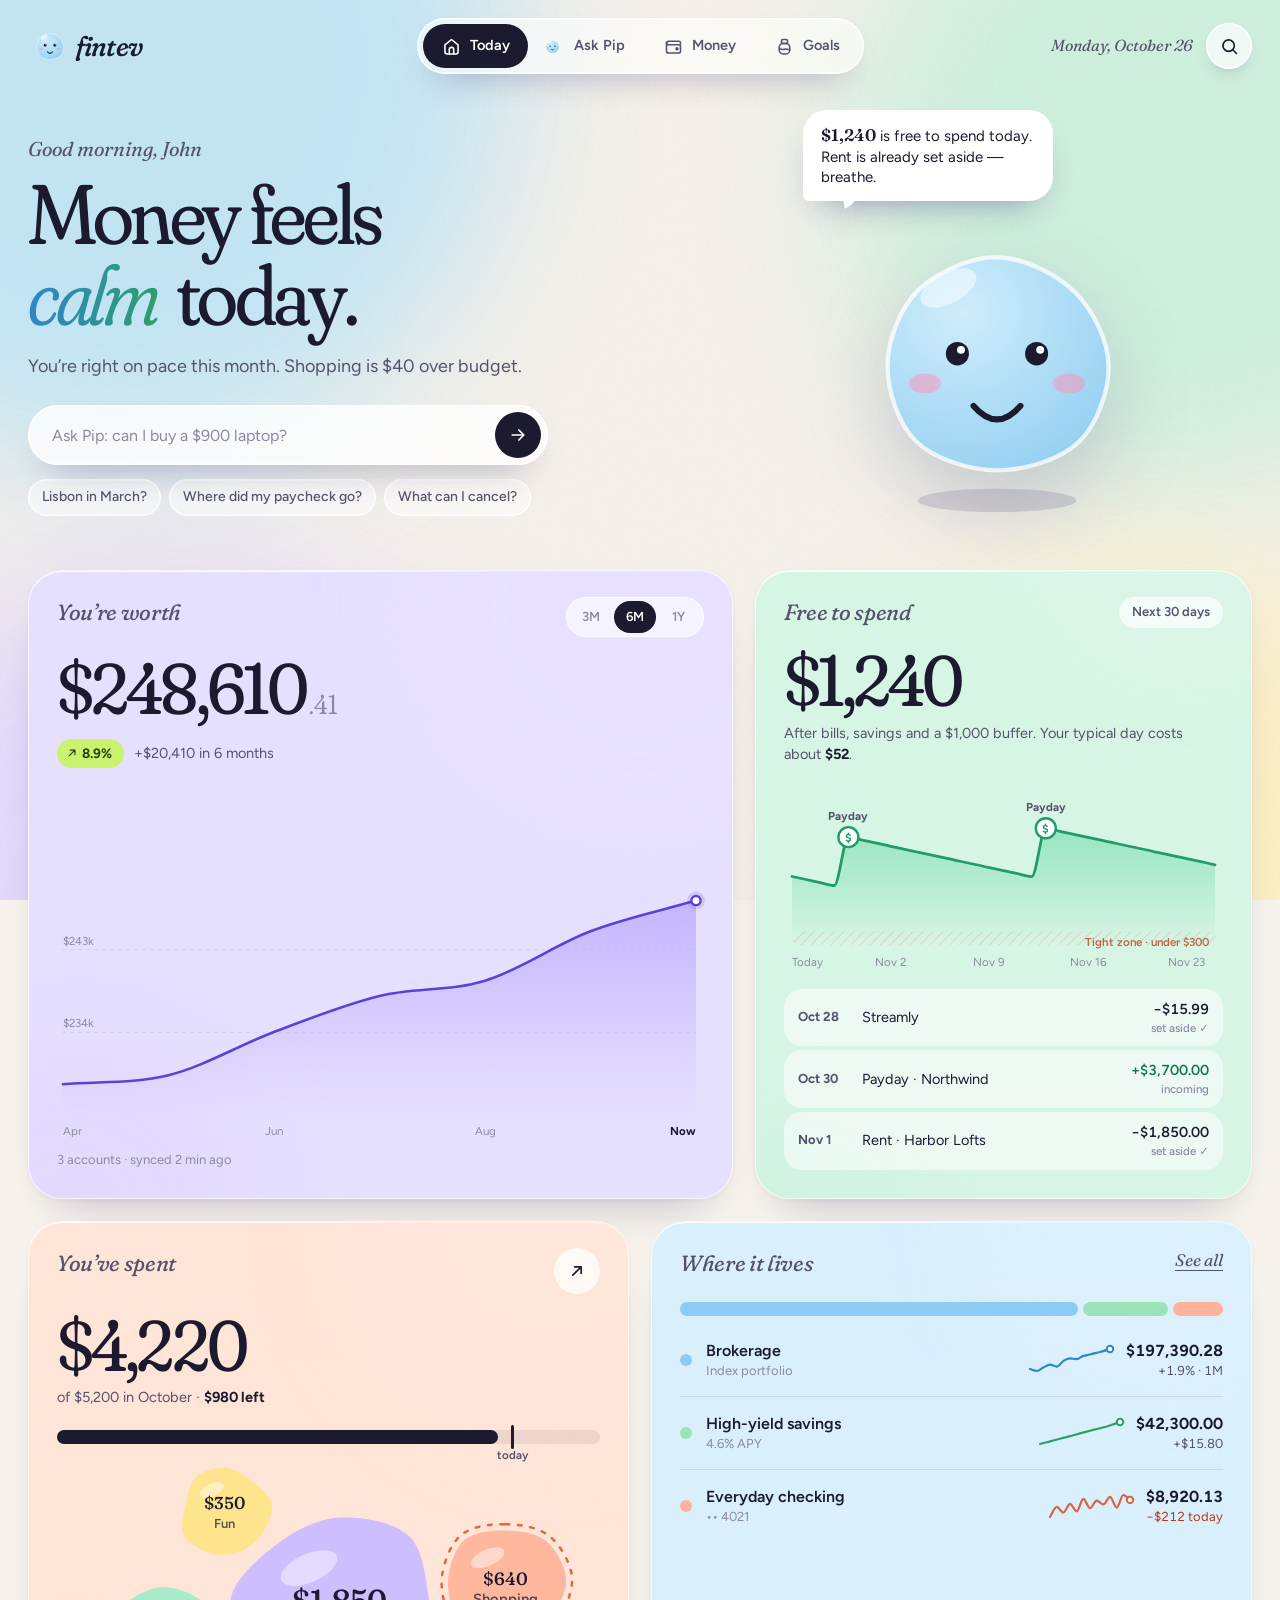
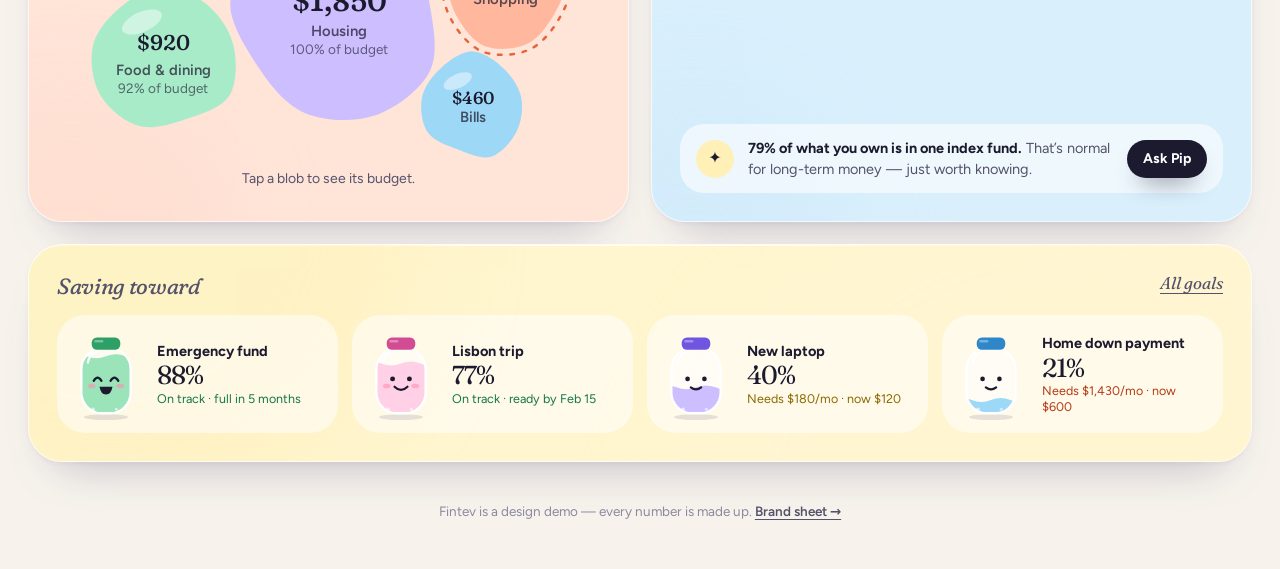
<file: index.html>
<!doctype html>
<html lang="en">
<head>
  <meta charset="utf-8">
  <meta name="viewport" content="width=device-width, initial-scale=1, viewport-fit=cover">
  <title>Fintev — money that has a mood</title>
  <meta name="description" content="Fintev is a calm, plain-language money app. Pip, a small character, reads your accounts, shows what is safe to spend and answers questions with live visuals.">
  <meta name="theme-color" content="#F7F3EC">
  <meta property="og:title" content="Fintev — money that has a mood">
  <meta property="og:description" content="Calm money, in plain words. Meet Pip.">
  <meta property="og:type" content="website">
  <link rel="icon" href="assets/favicon.svg" type="image/svg+xml">
  <link rel="manifest" href="manifest.webmanifest">
  <link rel="preload" href="assets/fonts/fraunces.woff2" as="font" type="font/woff2" crossorigin>
  <link rel="preload" href="assets/fonts/figtree.woff2" as="font" type="font/woff2" crossorigin>
  <link rel="stylesheet" href="assets/fonts/fonts.css">
  <link rel="stylesheet" href="assets/css/styles.css">
  <script type="module" src="assets/js/app.js"></script>
</head>
<body data-mood="calm">
  <div class="bg" aria-hidden="true"><i class="blob b1"></i><i class="blob b2"></i><i class="blob b3"></i><i class="blob b4"></i></div>
  <a class="skip-link" href="#main">Skip to content</a>

  <svg width="0" height="0" style="position:absolute" aria-hidden="true">
    <defs>
      <symbol id="i-home" viewBox="0 0 24 24"><path fill="none" stroke="currentColor" stroke-width="1.8" stroke-linecap="round" stroke-linejoin="round" d="M4.5 10.2 12 4l7.5 6.2V18a2.5 2.5 0 0 1-2.5 2.5H7A2.5 2.5 0 0 1 4.5 18Z"/><path fill="none" stroke="currentColor" stroke-width="1.8" stroke-linecap="round" d="M9.5 20.5v-5a2.5 2.5 0 0 1 5 0v5"/></symbol>
      <symbol id="i-money" viewBox="0 0 24 24"><g fill="none" stroke="currentColor" stroke-width="1.8" stroke-linecap="round" stroke-linejoin="round"><path d="M4 8.5A2.5 2.5 0 0 1 6.5 6H18a2 2 0 0 1 2 2v1.5"/><path d="M4 8.5V17a2.5 2.5 0 0 0 2.5 2.5H18a2 2 0 0 0 2-2V12a2 2 0 0 0-2-2H6.5A2.5 2.5 0 0 1 4 7.6"/><circle cx="16" cy="14.7" r="1.1" fill="currentColor"/></g></symbol>
      <symbol id="i-goal" viewBox="0 0 24 24"><g fill="none" stroke="currentColor" stroke-width="1.8" stroke-linecap="round" stroke-linejoin="round"><rect x="6" y="8.5" width="12" height="12" rx="4.5"/><rect x="8.5" y="4" width="7" height="4.5" rx="1.8"/><path d="M6.3 15.2c1.8-1.3 3.4 1.3 5.7 0s3.9 1.3 6 0"/></g></symbol>
      <symbol id="i-search" viewBox="0 0 24 24"><g fill="none" stroke="currentColor" stroke-width="1.9" stroke-linecap="round"><circle cx="11" cy="11" r="6.5"/><path d="m16 16 4 4"/></g></symbol>
      <symbol id="i-arrow" viewBox="0 0 24 24"><path fill="none" stroke="currentColor" stroke-width="2" stroke-linecap="round" stroke-linejoin="round" d="M5 12h14m-6-6 6 6-6 6"/></symbol>
      <symbol id="i-up" viewBox="0 0 24 24"><path fill="none" stroke="currentColor" stroke-width="2" stroke-linecap="round" stroke-linejoin="round" d="M7 17 17 7M9 7h8v8"/></symbol>
      <symbol id="i-lock" viewBox="0 0 24 24"><g fill="none" stroke="currentColor" stroke-width="1.9"><rect x="5" y="10.5" width="14" height="10" rx="3"/><path d="M8.5 10.5V8a3.5 3.5 0 0 1 7 0v2.5" stroke-linecap="round"/></g></symbol>
      <symbol id="i-close" viewBox="0 0 24 24"><path fill="none" stroke="currentColor" stroke-width="2" stroke-linecap="round" d="m6 6 12 12M18 6 6 18"/></symbol>
      <symbol id="i-plus" viewBox="0 0 24 24"><path fill="none" stroke="currentColor" stroke-width="2.2" stroke-linecap="round" d="M12 5v14M5 12h14"/></symbol>
      <symbol id="i-refresh" viewBox="0 0 24 24"><g fill="none" stroke="currentColor" stroke-width="1.9" stroke-linecap="round" stroke-linejoin="round"><path d="M20 12a8 8 0 0 1-14 5.3M4 12a8 8 0 0 1 14-5.3"/><path d="M18.5 3v4h-4M5.5 21v-4h4"/></g></symbol>
    </defs>
  </svg>

  <header class="top">
    <a class="brand" href="#home" aria-label="Fintev, home">
      <span class="brand-pip" id="brand-pip"></span>
      <span class="brand-word">fintev</span>
    </a>

    <nav class="nav" aria-label="Primary">
      <span class="nav-ind" aria-hidden="true"></span>
      <a href="#home" data-nav="home"><svg><use href="#i-home"/></svg><span>Today</span></a>
      <a href="#ask" data-nav="ask"><span class="nav-pip" id="nav-pip"></span><span>Ask Pip</span></a>
      <a href="#money" data-nav="money"><svg><use href="#i-money"/></svg><span>Money</span></a>
      <a href="#goals" data-nav="goals"><svg><use href="#i-goal"/></svg><span>Goals</span></a>
    </nav>

    <div class="top-r">
      <p class="today" id="today"></p>
      <button class="icon-btn" type="button" id="search-btn" aria-label="Search (Ctrl K)"><svg><use href="#i-search"/></svg></button>
    </div>
  </header>

  <main id="main" class="views" tabindex="-1">

    <!-- ============ TODAY ============ -->
    <section class="view v-home" data-view="home" aria-labelledby="h-home">
      <div class="hero">
        <div class="hero-text">
          <p class="hello" id="hello">Good morning, John</p>
          <h1 class="mood-line" id="h-home">Money feels <em>calm</em> today.</h1>
          <p class="mood-sub" id="mood-sub"></p>
          <form class="ask-mini" id="home-ask" autocomplete="off">
            <label class="sr-only" for="home-q">Ask Pip about your money</label>
            <input id="home-q" type="text" placeholder="Ask Pip: can I buy a $900 laptop?" enterkeyhint="send">
            <button type="submit" aria-label="Ask Pip"><svg><use href="#i-arrow"/></svg></button>
          </form>
          <div class="hero-chips" id="hero-chips">
            <button type="button" data-q="Can I afford Lisbon in March?">Lisbon in March?</button>
            <button type="button" data-q="Where did my paycheck go?">Where did my paycheck go?</button>
            <button type="button" data-q="What can I cancel?">What can I cancel?</button>
          </div>
        </div>
        <div class="hero-pip">
          <div class="say" id="say" aria-live="polite"></div>
          <div class="pip-big" id="hero-pip"></div>
        </div>
      </div>

      <div class="bento">
        <article class="card c-nw" style="--tint:var(--lilac)" aria-labelledby="nw-t">
          <header class="card-h">
            <p class="eyebrow-s" id="nw-t">You’re worth</p>
            <div class="seg" role="radiogroup" aria-label="Chart range" id="nw-seg">
              <button type="button" role="radio" aria-checked="false" data-r="3M">3M</button>
              <button type="button" role="radio" aria-checked="true" data-r="6M">6M</button>
              <button type="button" role="radio" aria-checked="false" data-r="1Y">1Y</button>
            </div>
          </header>
          <p class="num-xl" id="nw-num" aria-label=""></p>
          <p class="chg"><span class="chip-up" id="nw-pct"></span><span id="nw-delta"></span></p>
          <div class="chart-host" id="nw-chart"></div>
          <p class="foot-s">3 accounts · synced 2 min ago</p>
        </article>

        <article class="card c-sts" style="--tint:var(--mint)" aria-labelledby="sts-t">
          <header class="card-h">
            <p class="eyebrow-s" id="sts-t">Free to spend</p>
            <span class="chip-soft">Next 30 days</span>
          </header>
          <p class="num-xl" id="sts-num"></p>
          <p class="muted">After bills, savings and a $1,000 buffer. Your typical day costs about <b>$52</b>.</p>
          <div class="chart-host" id="run-chart"></div>
          <ul class="coming" id="coming" aria-label="Coming up"></ul>
        </article>

        <article class="card c-sp" style="--tint:var(--peach)" aria-labelledby="sp-t">
          <header class="card-h">
            <p class="eyebrow-s" id="sp-t">You’ve spent</p>
            <a class="round-btn" href="#money" aria-label="Open spending details"><svg><use href="#i-up"/></svg></a>
          </header>
          <p class="num-xl" id="sp-num"></p>
          <p class="muted" id="sp-sub"></p>
          <div class="pace" aria-hidden="true"><div class="meter"><span id="pace-fill"></span><i id="pace-tick"><em>today</em></i></div></div>
          <div class="bubbles" id="bubbles"></div>
          <p class="bub-cap" id="bub-cap" aria-live="polite">Tap a blob to see its budget.</p>
        </article>

        <article class="card c-acc" style="--tint:var(--sky)" aria-labelledby="ac-t">
          <header class="card-h">
            <p class="eyebrow-s" id="ac-t">Where it lives</p>
            <a class="link-s" href="#money">See all</a>
          </header>
          <div class="alloc" id="alloc" role="img"></div>
          <ul class="acct-list" id="acct-list"></ul>
          <div class="tipbox"><span class="tip-ic">✦</span><p><b>79% of what you own is in one index fund.</b> That’s normal for long-term money — just worth knowing.</p><button class="btn btn-ink btn-sm" type="button" data-q="Where did my paycheck go?">Ask Pip</button></div>
        </article>

        <article class="card c-goals" style="--tint:var(--butter)" aria-labelledby="gl-t">
          <header class="card-h">
            <p class="eyebrow-s" id="gl-t">Saving toward</p>
            <a class="link-s" href="#goals">All goals</a>
          </header>
          <ul class="jar-row" id="jar-row"></ul>
        </article>
      </div>
    </section>

    <!-- ============ ASK ============ -->
    <section class="view v-ask" data-view="ask" aria-labelledby="h-ask" hidden>
      <div class="ask-wrap">
        <div class="ask-head">
          <div>
            <h1 id="h-ask">Ask <em>Pip</em></h1>
            <p><svg class="i-xs"><use href="#i-lock"/></svg> Private · answers come only from your own data</p>
          </div>
          <button class="btn btn-ghost btn-sm" type="button" id="new-chat"><svg class="i-xs"><use href="#i-refresh"/></svg> New chat</button>
        </div>
        <div class="chat-log" id="chat-log"></div>
        <form class="ask-bar" id="ask-form" autocomplete="off">
          <label class="sr-only" for="ask-input">Ask Pip anything</label>
          <input id="ask-input" type="text" placeholder="Ask Pip anything…" enterkeyhint="send">
          <button class="send" id="ask-send" type="submit" aria-label="Send"><svg><use href="#i-arrow"/></svg></button>
        </form>
      </div>
    </section>

    <!-- ============ MONEY ============ -->
    <section class="view v-money" data-view="money" aria-labelledby="h-money" hidden>
      <div class="page-h">
        <h1 id="h-money">Money, <em>explained</em></h1>
        <p>Where it is, where it goes, and what to keep an eye on — in plain words.</p>
      </div>
      <div class="bento bento-money">
        <article class="card m-nw" style="--tint:var(--lilac)" aria-labelledby="mn-t">
          <header class="card-h">
            <div><p class="eyebrow-s" id="mn-t">Where your wealth sits</p><p class="muted" id="mn-sub"></p></div>
            <div class="seg" role="radiogroup" aria-label="Chart range" id="mn-seg">
              <button type="button" role="radio" aria-checked="true" data-r="1Y">1Y</button>
              <button type="button" role="radio" aria-checked="false" data-r="6M">6M</button>
            </div>
          </header>
          <div class="chart-host" id="m-chart"></div>
          <ul class="legend" id="m-legend"></ul>
        </article>

        <article class="card m-budget" style="--tint:var(--peach)" aria-labelledby="mb-t">
          <header class="card-h"><div><p class="eyebrow-s" id="mb-t">Budget check</p><p class="muted">The line shows how far through October we are.</p></div></header>
          <ul class="bud-list" id="bud-list"></ul>
        </article>

        <article class="card m-flow" style="--tint:#fff" aria-labelledby="mf-t">
          <header class="card-h"><div><p class="eyebrow-s" id="mf-t">Where this month’s paycheck goes</p><p class="muted">Follow a ribbon from income to where it lands. Hover a block to isolate it.</p></div></header>
          <div class="chart-host" id="m-flow"></div>
        </article>

        <article class="card m-subs" style="--tint:var(--butter)" aria-labelledby="ms-t">
          <header class="card-h"><div><p class="eyebrow-s" id="ms-t">Recurring</p><p class="muted" id="ms-sub"></p></div></header>
          <ul class="sub-list" id="sub-list"></ul>
          <button class="btn btn-ink" type="button" data-q="What can I cancel?" id="sub-ask">Review with Pip</button>
        </article>

        <article class="card m-act" style="--tint:var(--sky)" aria-labelledby="ma-t">
          <header class="card-h"><div><p class="eyebrow-s" id="ma-t">Recent activity</p><p class="muted">Everyday checking</p></div></header>
          <ul class="tx-list" id="tx-list"></ul>
        </article>
      </div>
    </section>

    <!-- ============ GOALS ============ -->
    <section class="view v-goals" data-view="goals" aria-labelledby="h-goals" hidden>
      <div class="page-h with-pip">
        <div>
          <h1 id="h-goals">Goals, <em>filling up</em></h1>
          <p id="goals-sub"></p>
        </div>
        <div class="pip-sm" id="goals-pip"></div>
      </div>
      <div class="goal-grid" id="goal-grid"></div>
    </section>
  </main>

  <footer class="foot">
    <p>Fintev is a design demo — every number is made up. <a href="brand.html">Brand sheet →</a></p>
  </footer>

  <div class="search" id="search" hidden>
    <div class="search-backdrop" data-close></div>
    <div class="search-panel" role="dialog" aria-modal="true" aria-label="Search">
      <div class="search-field">
        <svg><use href="#i-search"/></svg>
        <input id="search-input" type="search" placeholder="Search, or ask Pip anything…" autocomplete="off">
        <button class="icon-btn" type="button" data-close aria-label="Close search"><svg><use href="#i-close"/></svg></button>
      </div>
      <ul class="search-results" id="search-results"></ul>
    </div>
  </div>

  <div class="toast" id="toast" role="status" aria-live="polite"></div>
  <noscript><p class="noscript">Fintev needs JavaScript to draw your dashboard.</p></noscript>
</body>
</html>
</file>
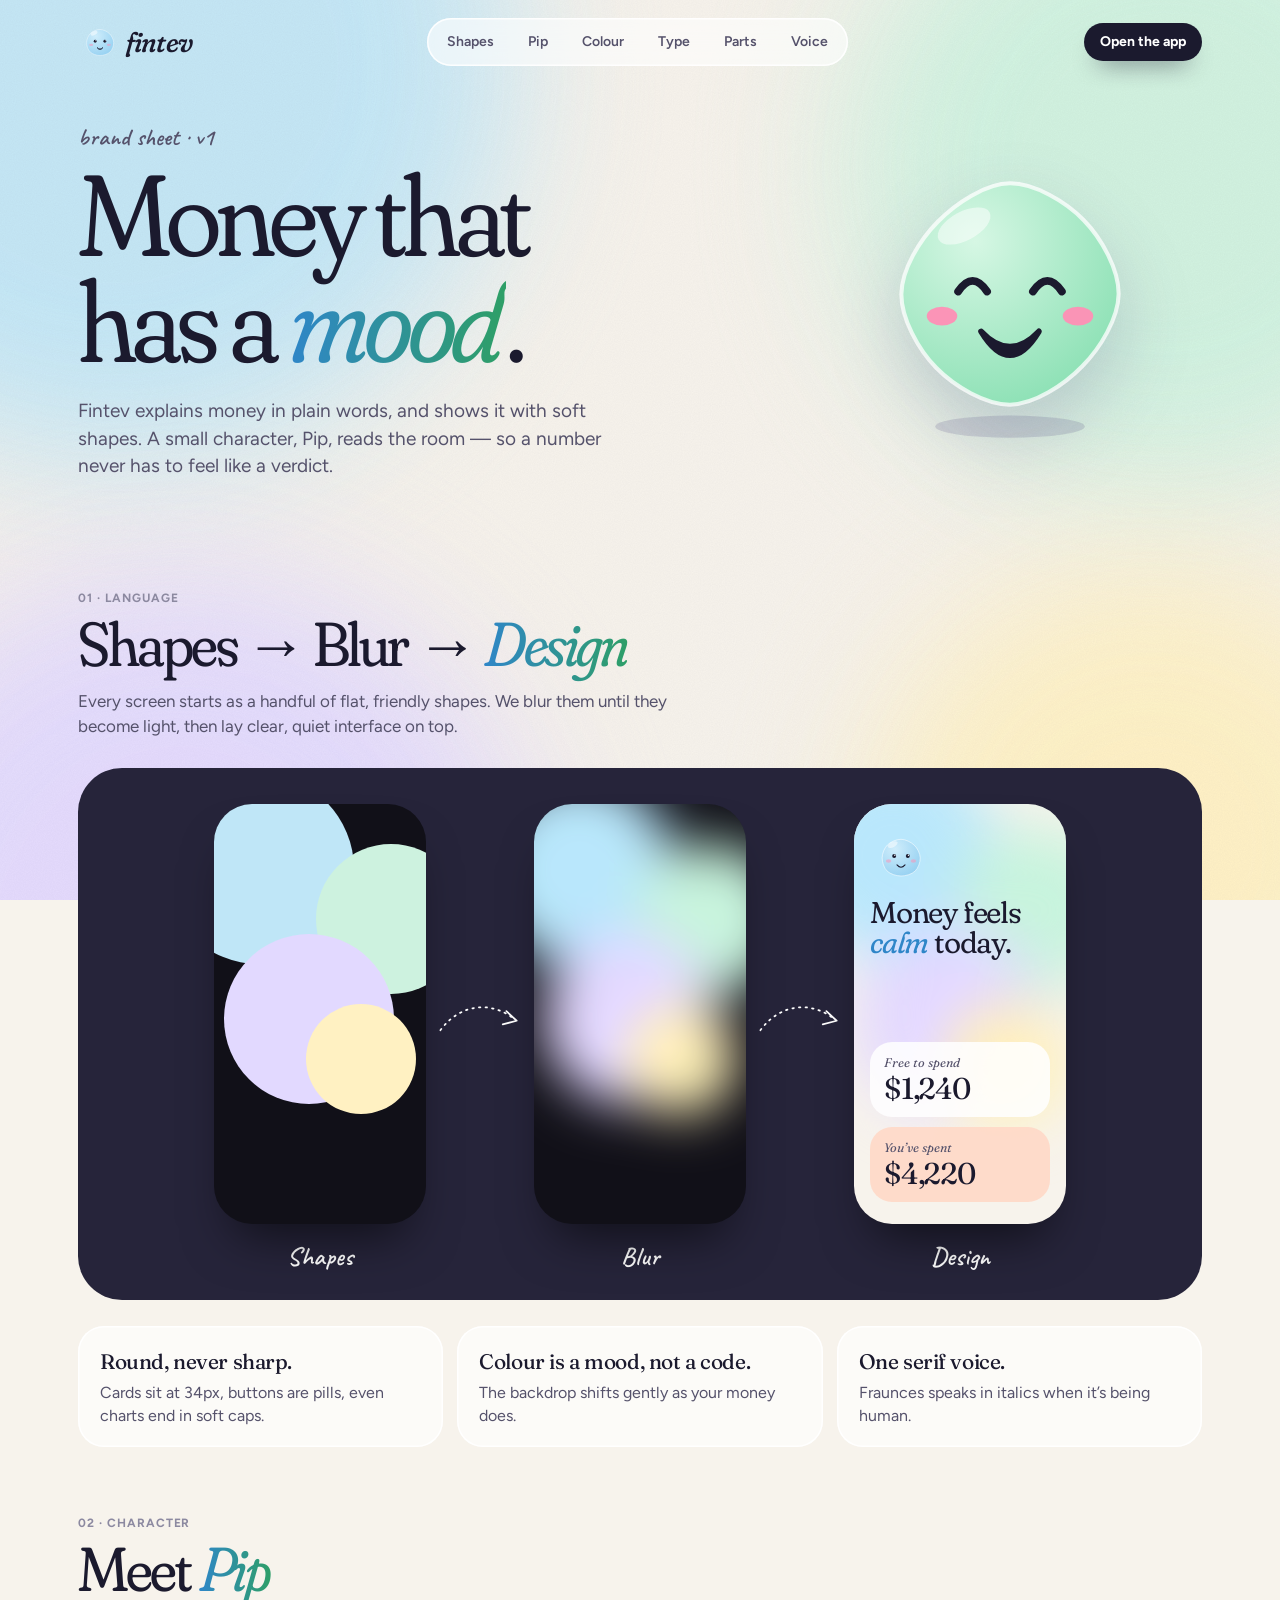
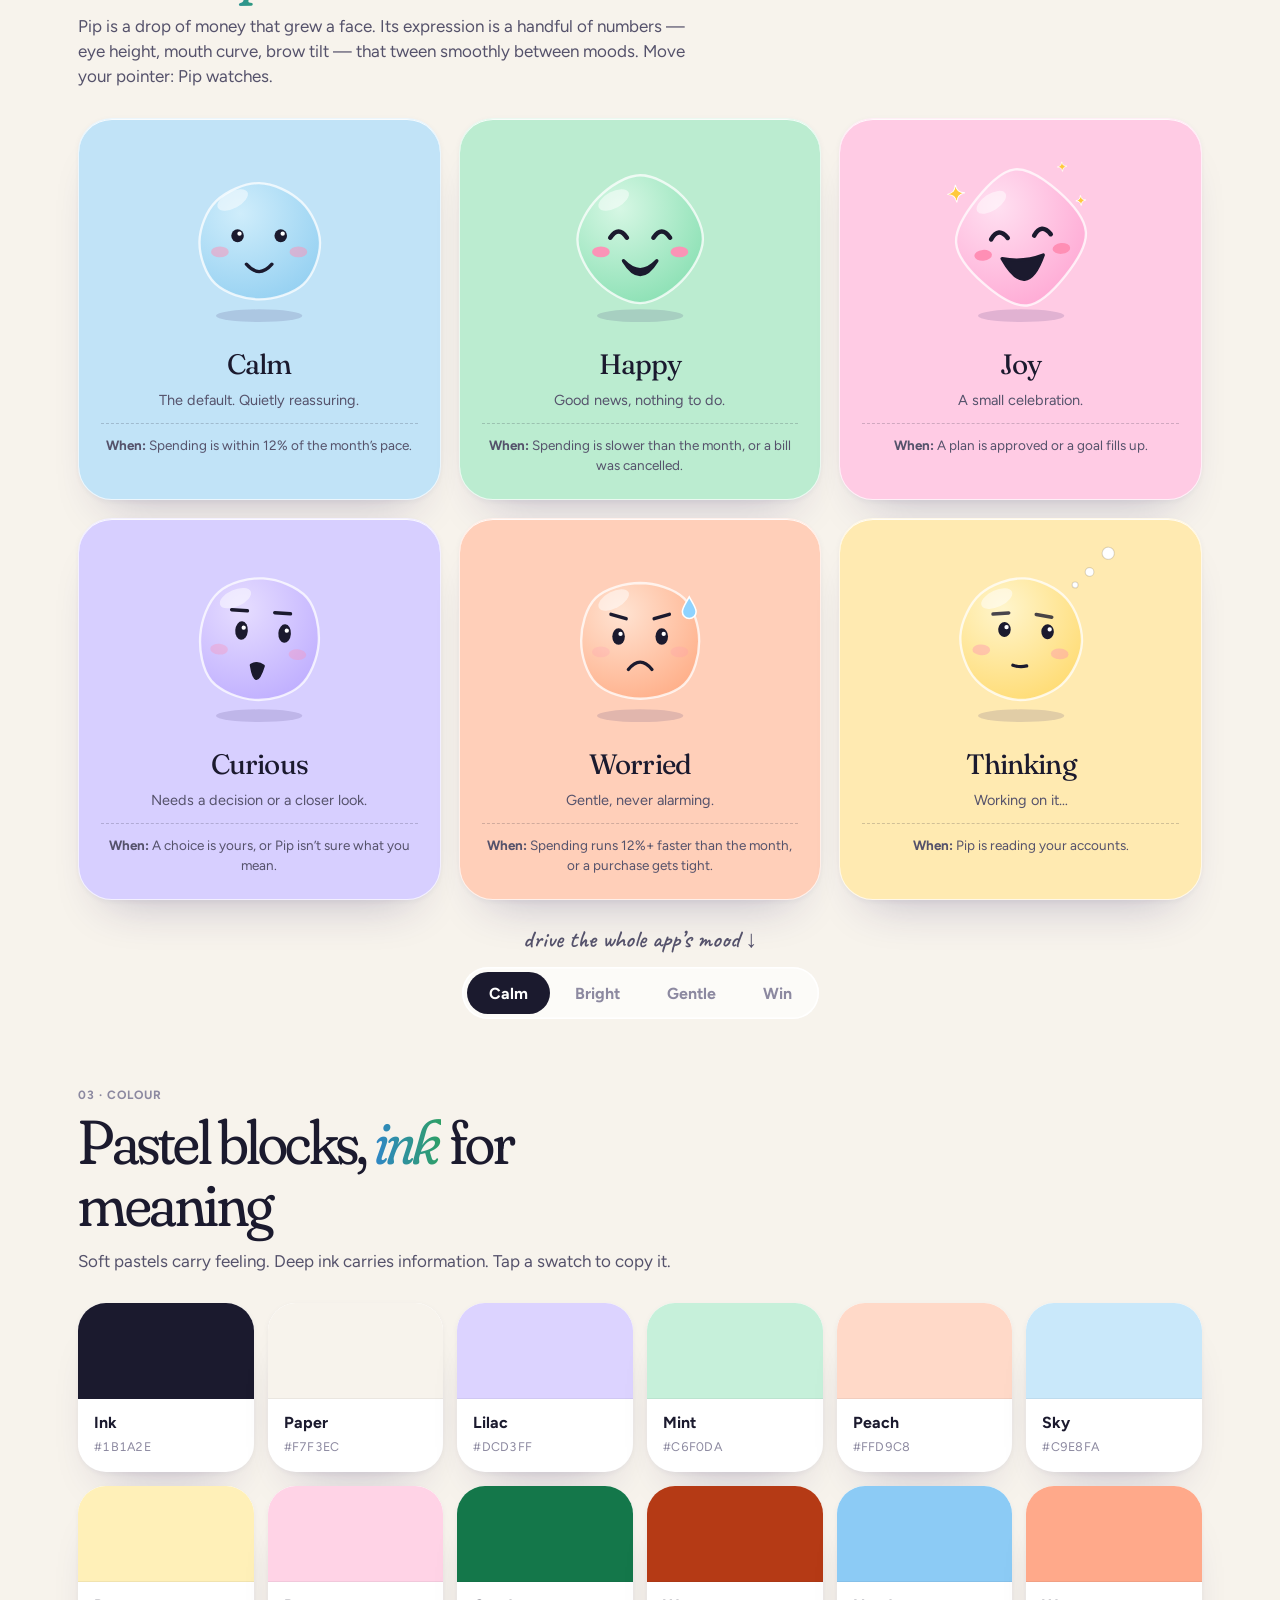
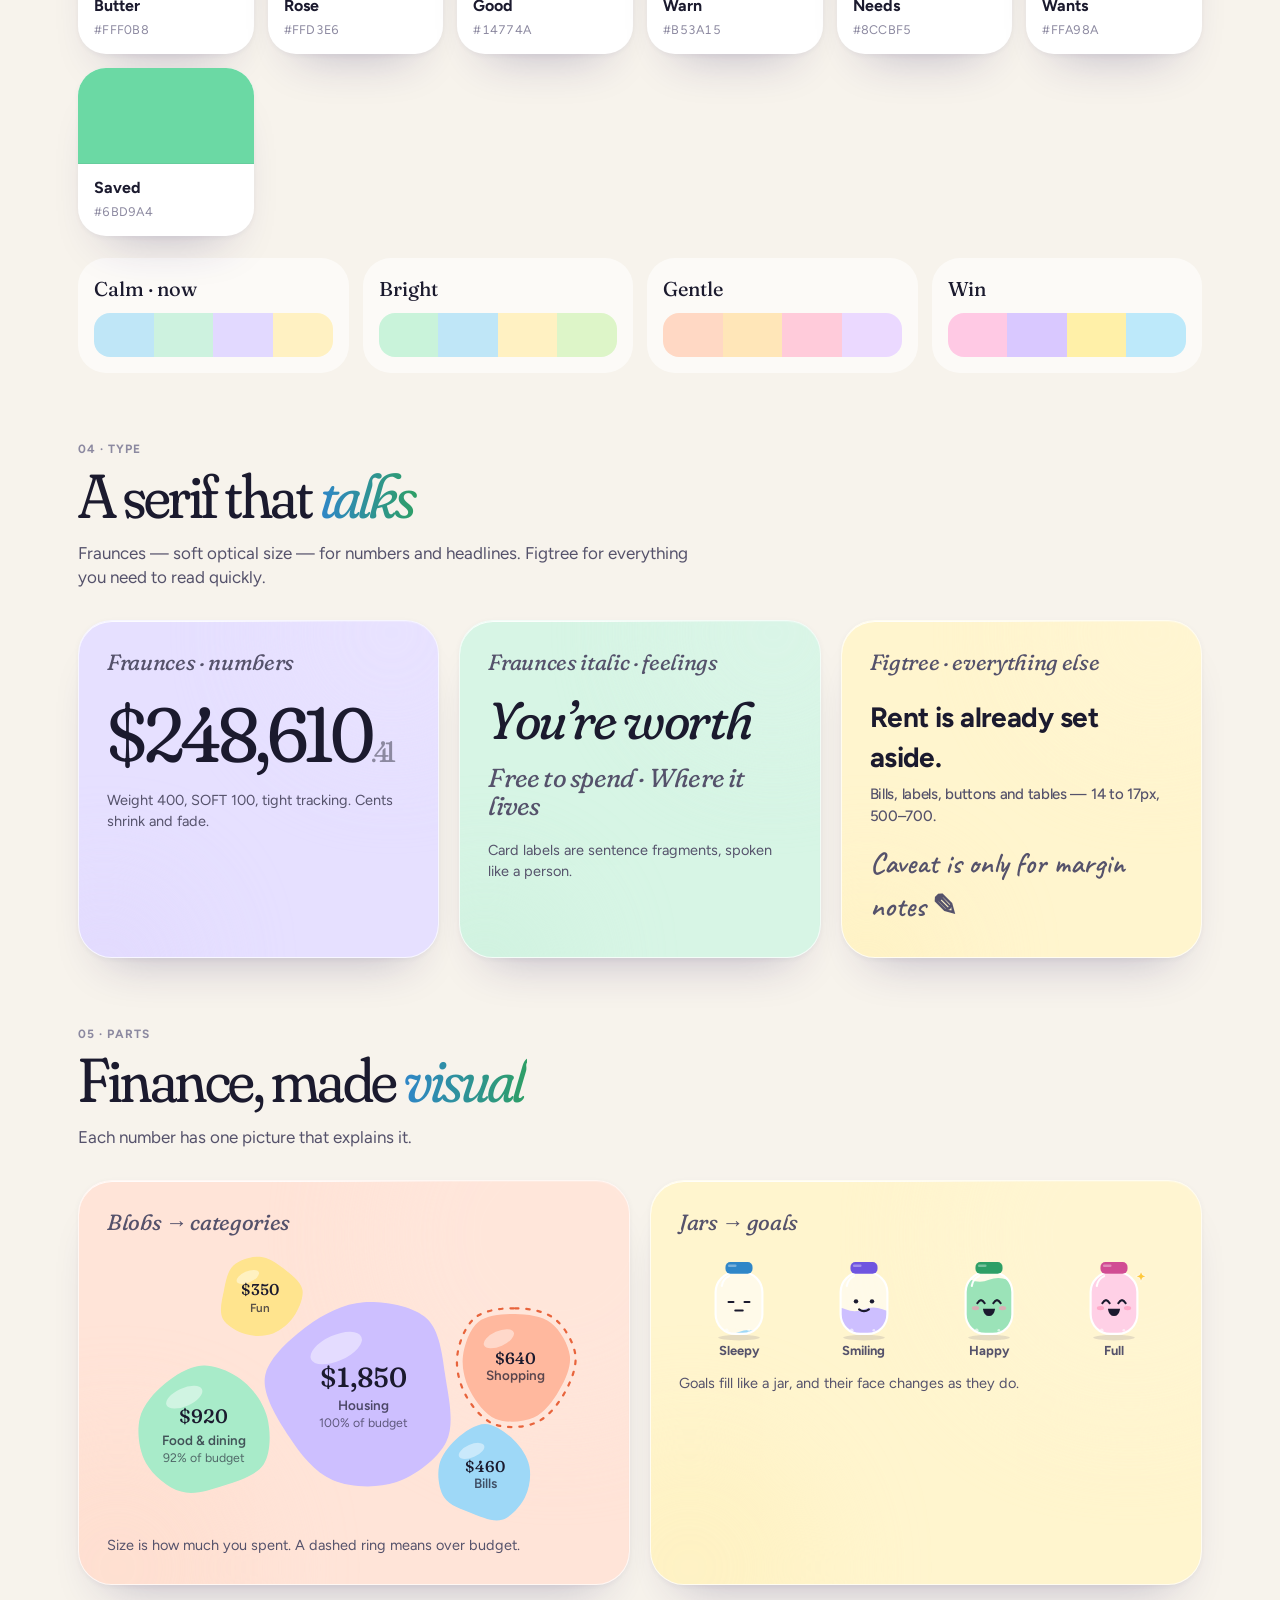
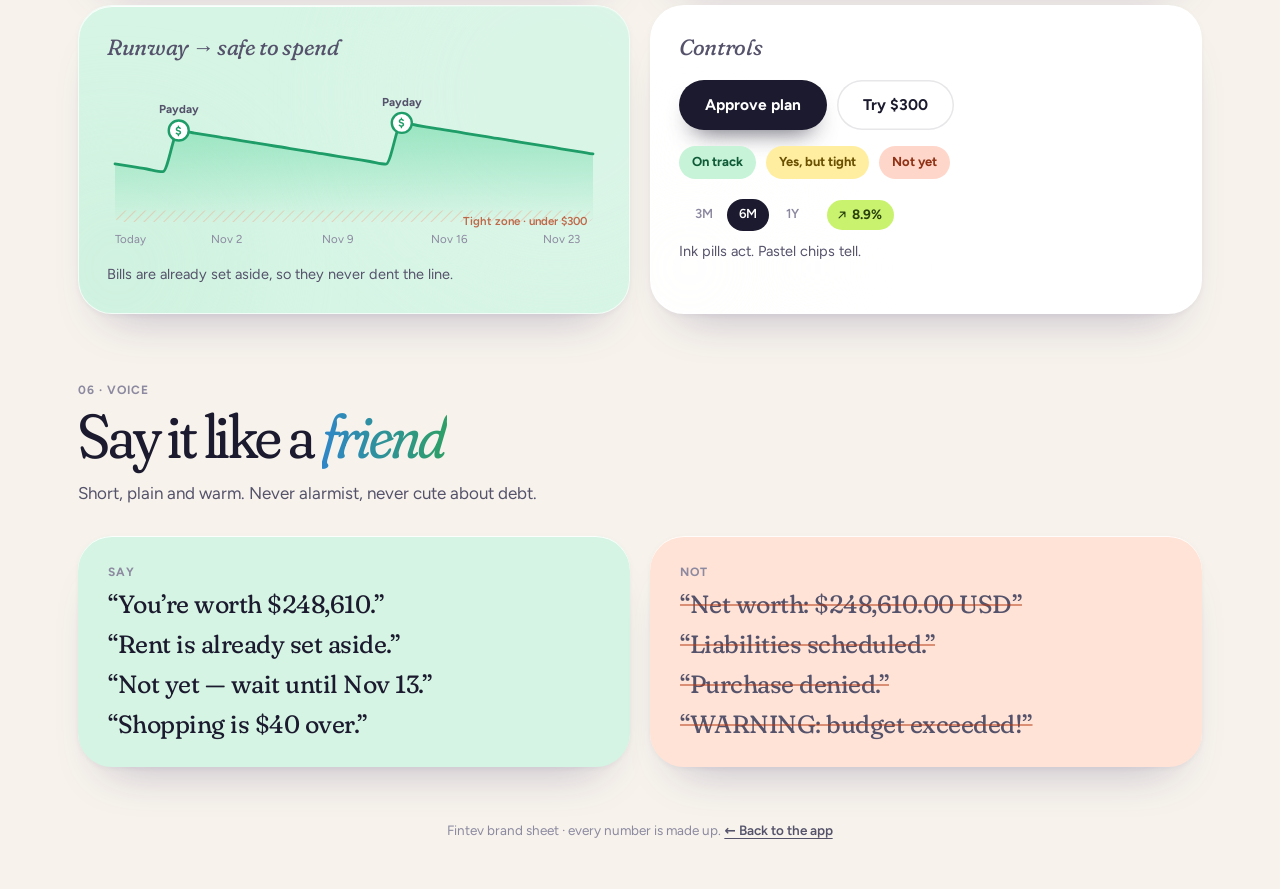
<file: brand.html>
<!doctype html>
<html lang="en">
<head>
  <meta charset="utf-8">
  <meta name="viewport" content="width=device-width, initial-scale=1, viewport-fit=cover">
  <title>Fintev brand sheet — Pip, shapes and mood</title>
  <meta name="description" content="The Fintev brand sheet: Shapes → Blur → Design, the mascot Pip and its moods, colour, type, components and voice.">
  <meta name="theme-color" content="#F7F3EC">
  <link rel="icon" href="assets/favicon.svg" type="image/svg+xml">
  <link rel="stylesheet" href="assets/fonts/fonts.css">
  <link rel="stylesheet" href="assets/css/styles.css">
  <link rel="stylesheet" href="assets/css/brand.css">
  <script type="module" src="assets/js/brand.js"></script>
</head>
<body data-mood="calm" class="brand-page">
  <div class="bg" aria-hidden="true"><i class="blob b1"></i><i class="blob b2"></i><i class="blob b3"></i><i class="blob b4"></i></div>

  <header class="bhead">
    <a class="brand" href="./" aria-label="Back to the Fintev app"><span class="brand-pip" id="brand-pip"></span><span class="brand-word">fintev</span></a>
    <nav class="bnav" aria-label="Sections"><a href="#shapes">Shapes</a><a href="#pip">Pip</a><a href="#colour">Colour</a><a href="#type">Type</a><a href="#parts">Parts</a><a href="#voice">Voice</a></nav>
    <a class="btn btn-ink btn-sm" href="./">Open the app</a>
  </header>

  <main class="bmain">
    <section class="bhero">
      <p class="hand">brand sheet · v1</p>
      <h1>Money that has a <em>mood</em>.</h1>
      <p class="lede">Fintev explains money in plain words, and shows it with soft shapes. A small character, Pip, reads the room — so a number never has to feel like a verdict.</p>
      <div class="bhero-pip"><div id="hero-pip"></div></div>
    </section>

    <!-- Shapes → Blur → Design -->
    <section id="shapes" class="bsec">
      <header class="bsec-h"><p class="eyebrow">01 · Language</p><h2>Shapes → Blur → <em>Design</em></h2><p>Every screen starts as a handful of flat, friendly shapes. We blur them until they become light, then lay clear, quiet interface on top.</p></header>
      <div class="process">
        <figure class="phone"><div class="screen"><div class="shapes"><i class="s1"></i><i class="s2"></i><i class="s3"></i><i class="s4"></i></div></div><figcaption>Shapes</figcaption></figure>
        <svg class="arrow" viewBox="0 0 120 60" aria-hidden="true"><path d="M6 44C34 6 78 4 108 30" /><path d="m96 18 14 13-19 5" /></svg>
        <figure class="phone blur"><div class="screen"><div class="shapes"><i class="s1"></i><i class="s2"></i><i class="s3"></i><i class="s4"></i></div></div><figcaption>Blur</figcaption></figure>
        <svg class="arrow" viewBox="0 0 120 60" aria-hidden="true"><path d="M6 44C34 6 78 4 108 30" /><path d="m96 18 14 13-19 5" /></svg>
        <figure class="phone final"><div class="screen"><div class="shapes"><i class="s1"></i><i class="s2"></i><i class="s3"></i><i class="s4"></i></div>
          <div class="mini"><div class="mini-pip" id="mini-pip"></div><p class="mini-t">Money feels <em>calm</em> today.</p><div class="mini-card"><small>Free to spend</small><b>$1,240</b></div><div class="mini-card tint"><small>You’ve spent</small><b>$4,220</b></div></div></div><figcaption>Design</figcaption></figure>
      </div>
      <ul class="rules">
        <li><b>Round, never sharp.</b> Cards sit at 34px, buttons are pills, even charts end in soft caps.</li>
        <li><b>Colour is a mood, not a code.</b> The backdrop shifts gently as your money does.</li>
        <li><b>One serif voice.</b> Fraunces speaks in italics when it’s being human.</li>
      </ul>
    </section>

    <!-- Pip -->
    <section id="pip" class="bsec">
      <header class="bsec-h"><p class="eyebrow">02 · Character</p><h2>Meet <em>Pip</em></h2><p>Pip is a drop of money that grew a face. Its expression is a handful of numbers — eye height, mouth curve, brow tilt — that tween smoothly between moods. Move your pointer: Pip watches.</p></header>
      <div class="moods" id="moods"></div>
      <p class="hint hand">drive the whole app’s mood ↓</p>
      <div class="mood-switch" role="radiogroup" aria-label="Preview app mood" id="mood-switch">
        <button type="button" role="radio" aria-checked="true" data-m="calm">Calm</button>
        <button type="button" role="radio" aria-checked="false" data-m="happy">Bright</button>
        <button type="button" role="radio" aria-checked="false" data-m="worried">Gentle</button>
        <button type="button" role="radio" aria-checked="false" data-m="joy">Win</button>
      </div>
    </section>

    <!-- Colour -->
    <section id="colour" class="bsec">
      <header class="bsec-h"><p class="eyebrow">03 · Colour</p><h2>Pastel blocks, <em>ink</em> for meaning</h2><p>Soft pastels carry feeling. Deep ink carries information. Tap a swatch to copy it.</p></header>
      <div class="swatches" id="swatches"></div>
      <div class="mood-pal" id="mood-pal"></div>
    </section>

    <!-- Type -->
    <section id="type" class="bsec">
      <header class="bsec-h"><p class="eyebrow">04 · Type</p><h2>A serif that <em>talks</em></h2><p>Fraunces — soft optical size — for numbers and headlines. Figtree for everything you need to read quickly.</p></header>
      <div class="type-grid">
        <article class="card" style="--tint:var(--lilac)"><p class="eyebrow-s">Fraunces · numbers</p><p class="spec-num">$248,610<span>.41</span></p><p class="muted">Weight 400, SOFT 100, tight tracking. Cents shrink and fade.</p></article>
        <article class="card" style="--tint:var(--mint)"><p class="eyebrow-s">Fraunces italic · feelings</p><p class="spec-it">You’re worth</p><p class="spec-it sm">Free to spend · Where it lives</p><p class="muted">Card labels are sentence fragments, spoken like a person.</p></article>
        <article class="card" style="--tint:var(--butter)"><p class="eyebrow-s">Figtree · everything else</p><p class="spec-ui">Rent is already set aside.</p><p class="spec-ui sub">Bills, labels, buttons and tables — 14 to 17px, 500–700.</p><p class="hand big">Caveat is only for margin notes ✎</p></article>
      </div>
    </section>

    <!-- Parts -->
    <section id="parts" class="bsec">
      <header class="bsec-h"><p class="eyebrow">05 · Parts</p><h2>Finance, made <em>visual</em></h2><p>Each number has one picture that explains it.</p></header>
      <div class="parts">
        <article class="card" style="--tint:var(--peach)"><p class="eyebrow-s">Blobs → categories</p><div class="bubbles" id="p-bubbles"></div><p class="muted">Size is how much you spent. A dashed ring means over budget.</p></article>
        <article class="card" style="--tint:var(--butter)"><p class="eyebrow-s">Jars → goals</p><ul class="jars-demo" id="p-jars"></ul><p class="muted">Goals fill like a jar, and their face changes as they do.</p></article>
        <article class="card" style="--tint:var(--mint)"><p class="eyebrow-s">Runway → safe to spend</p><div class="chart-host" id="p-run"></div><p class="muted">Bills are already set aside, so they never dent the line.</p></article>
        <article class="card" style="--tint:#fff"><p class="eyebrow-s">Controls</p>
          <div class="ctl"><button class="btn btn-ink" type="button">Approve plan</button><button class="btn btn-ghost" type="button">Try $300</button></div>
          <div class="ctl"><span class="verdict ok">On track</span><span class="verdict tight">Yes, but tight</span><span class="verdict warn">Not yet</span></div>
          <div class="ctl"><div class="seg"><button type="button" role="radio" aria-checked="false">3M</button><button type="button" role="radio" aria-checked="true">6M</button><button type="button" role="radio" aria-checked="false">1Y</button></div><span class="chip-up"><svg><use href="#i-up"/></svg>8.9%</span></div>
          <p class="muted">Ink pills act. Pastel chips tell.</p></article>
      </div>
    </section>

    <!-- Voice -->
    <section id="voice" class="bsec">
      <header class="bsec-h"><p class="eyebrow">06 · Voice</p><h2>Say it like a <em>friend</em></h2><p>Short, plain and warm. Never alarmist, never cute about debt.</p></header>
      <div class="voice">
        <div class="v-say"><p class="eyebrow">Say</p><ul><li>“You’re worth $248,610.”</li><li>“Rent is already set aside.”</li><li>“Not yet — wait until Nov 13.”</li><li>“Shopping is $40 over.”</li></ul></div>
        <div class="v-not"><p class="eyebrow">Not</p><ul><li>“Net worth: $248,610.00 USD”</li><li>“Liabilities scheduled.”</li><li>“Purchase denied.”</li><li>“WARNING: budget exceeded!”</li></ul></div>
      </div>
    </section>
  </main>

  <footer class="foot"><p>Fintev brand sheet · every number is made up. <a href="./">← Back to the app</a></p></footer>

  <svg width="0" height="0" style="position:absolute" aria-hidden="true"><defs><symbol id="i-up" viewBox="0 0 24 24"><path fill="none" stroke="currentColor" stroke-width="2" stroke-linecap="round" stroke-linejoin="round" d="M7 17 17 7M9 7h8v8"/></symbol></defs></svg>
  <div class="toast" id="toast" role="status" aria-live="polite"></div>
</body>
</html>
</file>
<file: assets/fonts/fonts.css>
@font-face{font-family:"Fraunces";font-style:normal;font-weight:300 700;font-display:swap;src:url(fraunces.woff2) format("woff2")}
@font-face{font-family:"Fraunces";font-style:italic;font-weight:300 700;font-display:swap;src:url(fraunces-italic.woff2) format("woff2")}
@font-face{font-family:"Figtree";font-style:normal;font-weight:400 700;font-display:swap;src:url(figtree.woff2) format("woff2")}
@font-face{font-family:"Caveat";font-style:normal;font-weight:500 700;font-display:swap;src:url(caveat.woff2) format("woff2")}
</file>
<file: assets/css/styles.css>
/* =========================================================
   Fintev — money that has a mood
   Shapes → Blur → Design: soft blurred shapes, pastel colour-blocks,
   a serif that talks like a person, and Pip the mascot.
   ========================================================= */

@property --m1 { syntax: "<color>"; inherits: true; initial-value: #bfe6f7; }
@property --m2 { syntax: "<color>"; inherits: true; initial-value: #cdf2df; }
@property --m3 { syntax: "<color>"; inherits: true; initial-value: #e2d9ff; }
@property --m4 { syntax: "<color>"; inherits: true; initial-value: #fff1c2; }

:root {
  --display: "Fraunces", "Iowan Old Style", "Palatino Linotype", Georgia, serif;
  --ui: "Figtree", ui-sans-serif, system-ui, -apple-system, "Segoe UI", Roboto, sans-serif;
  --hand: "Caveat", "Bradley Hand", cursive;

  --paper: #f7f3ec;
  --ink: #1b1a2e;
  --ink-2: #55526b;
  --ink-3: #8c89a0;
  --line: rgba(27, 26, 46, 0.1);

  --lilac: #dcd3ff;
  --mint: #c6f0da;
  --peach: #ffd9c8;
  --sky: #c9e8fa;
  --butter: #fff0b8;
  --rose: #ffd3e6;

  --good: #14774a;
  --warn: #b53a15;

  --r-card: 34px;
  --ease: cubic-bezier(0.2, 0.8, 0.2, 1);
  --spring: cubic-bezier(0.3, 1.5, 0.45, 1);
  --shadow: inset 0 1px 0 rgba(255, 255, 255, 0.9), 0 28px 50px -30px rgba(44, 30, 100, 0.32), 0 2px 6px rgba(44, 30, 100, 0.05);

  --acc1: #2f86c8;
  --acc2: #2e9f66;

  color-scheme: light;
}

/* mood palettes — the whole app blushes with how your money is doing */
body[data-mood="calm"]    { --m1: #bfe6f7; --m2: #cdf2df; --m3: #e2d9ff; --m4: #fff1c2; --acc1: #2f86c8; --acc2: #2e9f66; }
body[data-mood="happy"]   { --m1: #c9f3da; --m2: #bfe6f7; --m3: #fff1c2; --m4: #ddf5c8; --acc1: #2e9f66; --acc2: #b58a00; }
body[data-mood="worried"] { --m1: #ffd8c4; --m2: #ffe6b8; --m3: #ffcbda; --m4: #ebd9ff; --acc1: #d9633f; --acc2: #d14c93; }
body[data-mood="joy"]     { --m1: #ffc9e4; --m2: #d9c8ff; --m3: #fff0a8; --m4: #bde9fa; --acc1: #d14c93; --acc2: #6f55e0; }

*, *::before, *::after { box-sizing: border-box; }
html { -webkit-text-size-adjust: 100%; text-size-adjust: 100%; scroll-behavior: smooth; }
body {
  margin: 0;
  min-height: 100vh;
  min-height: 100dvh;
  font-family: var(--ui);
  font-size: 16px;
  line-height: 1.45;
  color: var(--ink);
  background: var(--paper);
  -webkit-font-smoothing: antialiased;
  overflow-x: hidden;
  transition: --m1 1.4s ease, --m2 1.4s ease, --m3 1.4s ease, --m4 1.4s ease;
}
button, input { font: inherit; color: inherit; }
button { cursor: pointer; }
a { color: inherit; }
p, h1, h2, h3, ul, ol, dl, dd { margin: 0; }
ul, ol { padding: 0; list-style: none; }
svg { display: block; }
[hidden] { display: none !important; }
em { font-style: italic; }
small { font-size: 12.5px; }

.sr-only { position: absolute !important; width: 1px; height: 1px; margin: -1px; padding: 0; overflow: hidden; clip: rect(0 0 0 0); white-space: nowrap; border: 0; }
.skip-link { position: fixed; top: 10px; left: 10px; z-index: 100; padding: 10px 16px; border-radius: 999px; background: var(--ink); color: #fff; font-weight: 600; text-decoration: none; transform: translateY(-160%); transition: transform 0.2s var(--ease); }
.skip-link:focus { transform: none; }
:focus-visible { outline: 2.5px solid var(--ink); outline-offset: 3px; border-radius: 10px; }

/* ---------- backdrop: blurred shapes + grain ---------- */
.bg { position: fixed; inset: 0; z-index: -1; overflow: hidden; background: var(--paper); }
.blob { position: absolute; border-radius: 50%; filter: blur(72px); opacity: 0.9; will-change: transform; }
.b1 { width: 62vmax; height: 62vmax; left: -22vmax; top: -26vmax; background: var(--m1); animation: drift1 38s ease-in-out infinite alternate; }
.b2 { width: 50vmax; height: 50vmax; right: -16vmax; top: -12vmax; background: var(--m2); animation: drift2 44s ease-in-out infinite alternate; }
.b3 { width: 56vmax; height: 56vmax; left: -14vmax; bottom: -30vmax; background: var(--m3); animation: drift2 50s ease-in-out infinite alternate-reverse; }
.b4 { width: 44vmax; height: 44vmax; right: -12vmax; bottom: -18vmax; background: var(--m4); animation: drift1 42s ease-in-out infinite alternate-reverse; }
@keyframes drift1 { to { transform: translate(8vmax, 6vmax) scale(1.12) rotate(12deg); } }
@keyframes drift2 { to { transform: translate(-7vmax, 5vmax) scale(0.92) rotate(-10deg); } }
.bg::after {
  content: ""; position: absolute; inset: 0; opacity: 0.5; mix-blend-mode: multiply; pointer-events: none;
  background-image: url("data:image/svg+xml,%3Csvg xmlns='http://www.w3.org/2000/svg' width='180' height='180'%3E%3Cfilter id='n'%3E%3CfeTurbulence type='fractalNoise' baseFrequency='.9' numOctaves='2' stitchTiles='stitch'/%3E%3CfeColorMatrix values='0 0 0 0 .5 0 0 0 0 .5 0 0 0 0 .55 0 0 0 .22 0'/%3E%3C/filter%3E%3Crect width='100%25' height='100%25' filter='url(%23n)'/%3E%3C/svg%3E");
}

/* ---------- Pip ---------- */
.pip-host { display: block; }
.pip { width: 100%; height: auto; overflow: visible; display: block; }
.pip-body { stroke: rgba(255, 255, 255, 0.75); stroke-width: 2.4; }
.pip-shadow { fill: rgba(44, 30, 100, 0.14); }
.e-dot { fill: var(--ink); }
.e-hi { fill: #fff; }
.e-arc { fill: none; stroke: var(--ink); stroke-width: 4.6; stroke-linecap: round; }
.pip-brow { stroke: var(--ink); stroke-width: 3.6; stroke-linecap: round; }
.pip-mouth { fill: var(--ink); stroke: var(--ink); stroke-width: 3.4; stroke-linejoin: round; }
.pip-blush { fill: #ff8fb5; }
.pip-sweat { fill: #8fd3ff; stroke: #fff; stroke-width: 1.6; }
.spark { fill: #ffc93c; stroke: #fff; stroke-width: 1; animation: twinkle 1.6s ease-in-out infinite; transform-box: fill-box; transform-origin: center; }
.spark.s2 { animation-delay: 0.5s; } .spark.s3 { animation-delay: 1s; }
@keyframes twinkle { 50% { opacity: 0.4; } }
.pip-dots circle { fill: #fff; stroke: rgba(27, 26, 46, 0.14); stroke-width: 1.2; animation: dotpulse 1.4s ease-in-out infinite; transform-box: fill-box; transform-origin: center; }
.pip-dots circle:nth-child(2) { animation-delay: 0.2s; } .pip-dots circle:nth-child(3) { animation-delay: 0.4s; }
@keyframes dotpulse { 50% { transform: scale(1.25); } }
.pip-float { animation: bob 5.2s ease-in-out infinite; animation-delay: var(--d, 0s); transform-box: fill-box; transform-origin: 50% 92%; }
@keyframes bob { 50% { transform: translateY(-5px) scale(1.012, 0.99); } }
.pip-eyes { animation: blink 6s infinite; animation-delay: var(--d, 0s); transform-box: fill-box; transform-origin: center; }
@keyframes blink { 0%, 93%, 100% { transform: scaleY(1); } 96% { transform: scaleY(0.08); } }
.pip-gaze { transition: transform 0.18s ease-out; }

/* ---------- header / nav ---------- */
.top { max-width: 1280px; margin: 0 auto; padding: max(18px, env(safe-area-inset-top)) 28px 10px; display: grid; grid-template-columns: 1fr auto 1fr; align-items: center; gap: 16px; }
.brand { display: inline-flex; align-items: center; gap: 4px; text-decoration: none; justify-self: start; }
.brand-pip { width: 44px; }
.brand-word { font-family: var(--display); font-style: italic; font-weight: 500; font-size: 28px; letter-spacing: -0.03em; font-variation-settings: "SOFT" 100, "opsz" 72; }
.top-r { justify-self: end; display: flex; align-items: center; gap: 14px; }
.today { font-family: var(--display); font-style: italic; color: var(--ink-2); font-size: 16px; white-space: nowrap; }
.icon-btn { width: 46px; height: 46px; border: 0; border-radius: 50%; display: grid; place-items: center; background: rgba(255, 255, 255, 0.65); box-shadow: inset 0 0 0 1.5px rgba(255, 255, 255, 0.9), 0 8px 18px -10px rgba(44, 30, 100, 0.4); transition: transform 0.25s var(--spring), background 0.2s; }
.icon-btn svg { width: 21px; height: 21px; }
.icon-btn:hover { background: #fff; transform: scale(1.06); }
.icon-btn:active { transform: scale(0.94); }

.nav { position: relative; display: flex; gap: 2px; padding: 6px; border-radius: 999px; background: rgba(255, 255, 255, 0.6); -webkit-backdrop-filter: blur(20px) saturate(1.5); backdrop-filter: blur(20px) saturate(1.5); box-shadow: inset 0 0 0 1.5px rgba(255, 255, 255, 0.85), 0 16px 34px -18px rgba(44, 30, 100, 0.42); }
.nav a { position: relative; z-index: 1; display: flex; align-items: center; gap: 8px; height: 44px; padding: 0 18px; border-radius: 999px; color: var(--ink-2); text-decoration: none; font-weight: 600; font-size: 14.5px; transition: color 0.25s; white-space: nowrap; }
.nav a svg { width: 21px; height: 21px; flex: none; }
.nav a:hover { color: var(--ink); }
.nav a[aria-current="page"] { color: #fff; }
.nav-pip { width: 28px; margin: -2px -4px -2px -6px; flex: none; }
.nav-ind { position: absolute; z-index: 0; top: 6px; bottom: 6px; left: 0; width: var(--w, 0); border-radius: 999px; background: var(--ink); transform: translateX(var(--x, 6px)); transition: transform 0.5s var(--spring), width 0.5s var(--spring); }

/* ---------- views ---------- */
.views { max-width: 1280px; margin: 0 auto; padding: 8px 28px 40px; outline: none; }
.view { animation: view-in 0.55s var(--ease) both; }
@keyframes view-in { from { opacity: 0; transform: translateY(14px); } }
.foot { max-width: 1280px; margin: 0 auto; padding: 0 28px 48px; text-align: center; color: var(--ink-3); font-size: 13.5px; }
.foot a { color: var(--ink-2); font-weight: 600; text-underline-offset: 3px; }

.page-h { margin: 18px 0 26px; }
.page-h h1, .ask-head h1 { font-family: var(--display); font-weight: 380; font-size: clamp(38px, 5.4vw, 68px); letter-spacing: -0.035em; line-height: 1; font-variation-settings: "SOFT" 100, "opsz" 144; }
.page-h h1 em, .ask-head h1 em { background: linear-gradient(90deg, var(--acc1), var(--acc2)); -webkit-background-clip: text; background-clip: text; color: transparent; padding-right: 0.08em; }
.page-h p { margin-top: 12px; color: var(--ink-2); font-size: 17px; max-width: 52ch; }
.page-h.with-pip { display: flex; justify-content: space-between; align-items: center; gap: 20px; }
.pip-sm { width: 108px; flex: none; }

/* ---------- hero ---------- */
.hero { display: grid; grid-template-columns: minmax(0, 1.15fr) minmax(0, 0.85fr); align-items: center; gap: 24px; margin: 18px 0 30px; }
.hello { font-family: var(--display); font-style: italic; font-size: 20px; color: var(--ink-2); margin-bottom: 10px; }
.mood-line { font-family: var(--display); font-weight: 380; font-size: clamp(44px, 6.6vw, 92px); letter-spacing: -0.04em; line-height: 0.96; font-variation-settings: "SOFT" 100, "opsz" 144; text-wrap: balance; }
.mood-line em { font-style: italic; font-weight: 340; background: linear-gradient(90deg, var(--acc1), var(--acc2)); -webkit-background-clip: text; background-clip: text; color: transparent; padding-right: 0.1em; }
.mood-sub { margin-top: 18px; max-width: 46ch; font-size: 18px; color: var(--ink-2); }
.ask-mini { margin-top: 26px; display: flex; align-items: center; gap: 8px; max-width: 520px; padding: 7px 7px 7px 22px; border-radius: 999px; background: rgba(255, 255, 255, 0.78); -webkit-backdrop-filter: blur(14px); backdrop-filter: blur(14px); box-shadow: inset 0 0 0 1.5px rgba(255, 255, 255, 0.95), 0 18px 36px -20px rgba(44, 30, 100, 0.45); transition: box-shadow 0.25s; }
.ask-mini:focus-within { box-shadow: inset 0 0 0 2px var(--ink), 0 18px 36px -20px rgba(44, 30, 100, 0.45); }
.ask-mini input { flex: 1; min-width: 0; border: 0; background: none; outline: none; font-size: 16px; height: 46px; }
.ask-mini input::placeholder { color: var(--ink-3); }
.ask-mini button { width: 46px; height: 46px; border: 0; border-radius: 50%; background: var(--ink); color: #fff; display: grid; place-items: center; transition: transform 0.3s var(--spring); }
.ask-mini button svg { width: 20px; height: 20px; }
.ask-mini button:hover { transform: translateX(3px) scale(1.05); }
.hero-chips { margin-top: 14px; display: flex; flex-wrap: wrap; gap: 8px; }
.hero-chips button { border: 0; padding: 8px 14px; border-radius: 999px; font-size: 14px; font-weight: 500; color: var(--ink-2); background: rgba(255, 255, 255, 0.5); box-shadow: inset 0 0 0 1.5px rgba(255, 255, 255, 0.85); transition: background 0.2s, transform 0.25s var(--spring), color 0.2s; }
.hero-chips button:hover { background: #fff; color: var(--ink); transform: translateY(-2px); }

.hero-pip { position: relative; justify-self: center; width: min(100%, 360px); padding-top: 70px; }
.pip-big { width: 100%; filter: drop-shadow(0 30px 40px rgba(44, 30, 100, 0.18)); }
.say { position: absolute; left: -4%; top: 0; max-width: 250px; padding: 14px 18px; border-radius: 24px 24px 24px 6px; background: #fff; font-size: 15px; line-height: 1.35; box-shadow: 0 18px 36px -18px rgba(44, 30, 100, 0.45); animation: say-in 0.6s var(--spring) both; z-index: 2; }
.say::after { content: ""; position: absolute; left: 34px; bottom: -11px; width: 22px; height: 22px; background: #fff; border-radius: 0 0 22px 0; transform: skewX(-24deg) rotate(0deg); clip-path: polygon(0 0, 100% 0, 60% 100%); }
.say b { font-family: var(--display); font-weight: 600; font-size: 1.12em; }
@keyframes say-in { from { opacity: 0; transform: translateY(8px) scale(0.92); } }

/* ---------- cards ---------- */
.bento { display: grid; grid-template-columns: repeat(12, minmax(0, 1fr)); gap: 22px; }
.card { position: relative; isolation: isolate; overflow: hidden; padding: 26px 28px 28px; border-radius: var(--r-card); background: color-mix(in oklab, var(--tint, #fff) 70%, #fff); border: 1px solid rgba(255, 255, 255, 0.7); box-shadow: var(--shadow); min-width: 0; }
.card::before { content: ""; position: absolute; z-index: -1; width: 70%; aspect-ratio: 1; right: -22%; top: -34%; border-radius: 50%; background: color-mix(in oklab, var(--tint, #fff), #fff 35%); filter: blur(46px); opacity: 0.8; }
.card::after { content: ""; position: absolute; z-index: -1; width: 50%; aspect-ratio: 1; left: -18%; bottom: -30%; border-radius: 50%; background: color-mix(in oklab, var(--tint, #fff), var(--paper) 10%); filter: blur(50px); opacity: 0.55; }
.card { display: flex; flex-direction: column; }
.card-h { display: flex; align-items: flex-start; justify-content: space-between; gap: 12px; }
.eyebrow-s { font-family: var(--display); font-style: italic; font-weight: 420; font-size: 22px; letter-spacing: -0.015em; font-variation-settings: "SOFT" 100; color: var(--ink-2); }
.muted { margin-top: 6px; color: var(--ink-2); font-size: 14.5px; max-width: 54ch; }
.muted b { color: var(--ink); }
.foot-s { margin-top: 10px; font-size: 13px; color: var(--ink-3); }
.link-s { font-family: var(--display); font-style: italic; font-size: 17px; color: var(--ink-2); text-underline-offset: 4px; }
.link-s:hover { color: var(--ink); }
.num-xl { margin-top: 16px; font-family: var(--display); font-weight: 400; font-size: clamp(48px, 5.6vw, 80px); line-height: 1; letter-spacing: -0.04em; font-variation-settings: "SOFT" 100, "opsz" 144; font-variant-numeric: lining-nums; }
.num-xl .cents { font-size: 0.38em; letter-spacing: 0; color: var(--ink-3); margin-left: 3px; font-weight: 350; }
.chg { margin-top: 14px; display: flex; align-items: center; gap: 10px; font-size: 14.5px; color: var(--ink-2); flex-wrap: wrap; }
.chip-up { display: inline-flex; align-items: center; gap: 3px; padding: 5px 12px 5px 8px; border-radius: 999px; background: #c9f26f; color: #29400a; font-weight: 700; font-size: 13.5px; }
.chip-up svg { width: 14px; height: 14px; }
.chip-soft { padding: 6px 13px; border-radius: 999px; background: rgba(255, 255, 255, 0.7); font-size: 13px; font-weight: 600; color: var(--ink-2); }
.round-btn { width: 46px; height: 46px; flex: none; display: grid; place-items: center; border-radius: 50%; background: rgba(255, 255, 255, 0.75); transition: transform 0.35s var(--spring), background 0.2s; }
.round-btn svg { width: 20px; height: 20px; }
.round-btn:hover { background: #fff; transform: rotate(45deg); }

.seg { display: inline-flex; padding: 4px; gap: 2px; border-radius: 999px; background: rgba(255, 255, 255, 0.6); box-shadow: inset 0 0 0 1px rgba(255, 255, 255, 0.8); flex: none; }
.seg button { border: 0; background: transparent; min-width: 42px; height: 32px; padding: 0 12px; border-radius: 999px; font-size: 13px; font-weight: 600; color: var(--ink-3); transition: background 0.3s var(--ease), color 0.2s; }
.seg button:hover { color: var(--ink); }
.seg button[aria-checked="true"] { background: var(--ink); color: #fff; }

.c-nw { grid-column: span 7; } .c-sts { grid-column: span 5; }
.c-sp { grid-column: span 6; } .c-acc { grid-column: span 6; }
.c-goals { grid-column: span 12; }
.chart-host { margin-top: 18px; }
.c-nw .chart-host { margin-top: auto; padding-top: 18px; }
.tipbox { margin-top: auto; display: flex; align-items: center; gap: 14px; padding: 14px 16px; border-radius: 24px; background: rgba(255, 255, 255, 0.6); font-size: 14.5px; line-height: 1.4; }
.tipbox p { flex: 1; color: var(--ink-2); } .tipbox b { color: var(--ink); }
.tipbox .btn { flex: none; }
.tip-ic { width: 38px; height: 38px; flex: none; border-radius: 50%; display: grid; place-items: center; background: var(--butter); font-size: 16px; }
.acct-list { margin-bottom: 18px; }

/* meters */
.meter { position: relative; height: 14px; border-radius: 99px; background: rgba(27, 26, 46, 0.08); }
.meter > span { display: block; height: 100%; border-radius: inherit; background: var(--ink); transform-origin: left; animation: grow 1s var(--ease) backwards; }
.meter > i { position: absolute; top: -5px; bottom: -5px; width: 3px; margin-left: -1.5px; border-radius: 3px; background: var(--ink); }
.meter > i em { position: absolute; top: 22px; left: 50%; transform: translateX(-50%); font-size: 11.5px; font-style: normal; font-weight: 600; color: var(--ink-2); }
.meter.lg { height: 18px; }
.meter-l { display: flex; justify-content: space-between; margin-top: 8px; font-size: 12.5px; color: var(--ink-3); gap: 10px; }
@keyframes grow { from { transform: scaleX(0); } }
.pace { margin: 22px 0 8px; }

/* coming up */
.coming { margin-top: 16px; display: grid; gap: 4px; }
.coming li { display: grid; grid-template-columns: 54px 1fr auto; gap: 10px; align-items: center; padding: 10px 14px; border-radius: 18px; background: rgba(255, 255, 255, 0.55); font-size: 14.5px; }
.c-d { font-weight: 700; color: var(--ink-2); font-size: 13px; }
.c-a { text-align: right; font-weight: 600; font-variant-numeric: tabular-nums; }
.c-a.in { color: var(--good); }
.c-a small, .ev-a small { display: block; font-weight: 500; color: var(--ink-3); font-size: 11.5px; }

/* bubbles */
.bubbles { margin-top: 6px; }
.bubbles svg { width: 100%; height: auto; overflow: visible; }
.bubble { cursor: pointer; outline: none; transform-box: fill-box; transform-origin: center; animation: pop-in 0.8s var(--spring) backwards; animation-delay: calc(var(--i) * 80ms); transition: opacity 0.25s, transform 0.4s var(--spring); }
.bubble:hover, .bubble:focus-visible { transform: scale(1.06); }
.bubble.is-dim { opacity: 0.32; }
.bubble .ring { fill: none; stroke: transparent; }
.bubble.is-over .ring { stroke: #e8643c; stroke-width: 2; stroke-dasharray: 3 7; stroke-linecap: round; }
.bubble:focus-visible .body { stroke: var(--ink); stroke-width: 3; }
.b-amt { font-family: var(--display); font-weight: 500; fill: var(--ink); font-variation-settings: "SOFT" 100; pointer-events: none; }
.b-name { fill: var(--ink); opacity: 0.72; font-weight: 600; pointer-events: none; }
.b-pct { font-size: 11px; fill: var(--ink); opacity: 0.62; pointer-events: none; }
.b-pct.over { fill: #a8330f; opacity: 1; font-weight: 700; }
@keyframes pop-in { from { transform: scale(0.1); opacity: 0; } }
.bub-cap { min-height: 24px; text-align: center; font-size: 14px; color: var(--ink-2); margin-top: 2px; }
.bub-cap.over b { color: var(--warn); }

/* accounts */
.alloc { display: flex; gap: 5px; height: 14px; margin: 22px 0 8px; }
.alloc span { border-radius: 99px; transform-origin: left; animation: grow 1s var(--ease) backwards; }
.alloc span:nth-child(2) { animation-delay: 0.1s; } .alloc span:nth-child(3) { animation-delay: 0.2s; }
.acct { display: grid; grid-template-columns: 12px 1fr auto auto; gap: 14px; align-items: center; padding: 15px 0; }
.acct + .acct { border-top: 1px solid var(--line); }
.dot { width: 12px; height: 12px; border-radius: 50%; }
.a-n p { font-weight: 600; } .a-n small, .a-v small { display: block; color: var(--ink-3); font-size: 13px; }
.a-v { text-align: right; font-variant-numeric: tabular-nums; } .a-v p { font-weight: 700; } .a-v small { color: var(--ink-2); } .a-v small.dn { color: var(--warn); }
.spark { overflow: visible; }

/* jars */
.jar-row { margin-top: 12px; display: grid; grid-template-columns: repeat(4, minmax(0, 1fr)); gap: 14px; }
.jar-item { display: flex; align-items: center; gap: 12px; padding: 14px 16px 12px 10px; border-radius: 28px; background: rgba(255, 255, 255, 0.55); text-decoration: none; transition: transform 0.35s var(--spring), background 0.2s; }
.jar-item:hover { background: rgba(255, 255, 255, 0.85); transform: translateY(-3px); }
.jar-item .jar { flex: none; }
.j-t { display: grid; gap: 1px; min-width: 0; }
.j-t b { font-size: 14.5px; line-height: 1.2; } .j-t em { font-family: var(--display); font-size: 26px; font-style: normal; letter-spacing: -0.03em; line-height: 1.1; }
.j-t small { color: var(--ink-3); font-size: 12.5px; line-height: 1.25; } .j-t small.ok { color: var(--good); } .j-t small.warn { color: var(--warn); } .j-t small.tight { color: #8a6a00; }

.jar .glass { fill: rgba(255, 255, 255, 0.55); }
.jar .rim { fill: none; stroke: #fff; stroke-width: 3.5; }
.jar .shine { fill: none; stroke: #fff; stroke-width: 3.4; stroke-linecap: round; opacity: 0.95; }
.jar .wave { transform: translate(0, var(--y)); animation: wave 5s linear infinite; }
.jar .w2 { animation-duration: 7.5s; animation-direction: reverse; }
@keyframes wave { to { transform: translate(-60px, var(--y)); } }
.jar .bub { animation: rise 4.2s ease-in infinite; } .jar .b2 { animation-delay: 1.8s; }
@keyframes rise { from { transform: translateY(0); opacity: 0.8; } to { transform: translateY(-64px); opacity: 0; } }
.jd { fill: var(--ink); } .jf { fill: none; stroke: var(--ink); stroke-width: 3.4; stroke-linecap: round; stroke-linejoin: round; }
.jb { fill: #ff8fb5; opacity: 0.6; } .jsp { fill: #ffc93c; stroke: #fff; stroke-width: 1; animation: twinkle 1.6s infinite; }

/* ---------- chart bits ---------- */
.chart { position: relative; touch-action: pan-y; }
.chart svg { display: block; overflow: visible; }
.ax { font-size: 11.5px; fill: var(--ink-3); font-family: var(--ui); }
.ax.strong { fill: var(--ink-2); font-weight: 700; }
.ax.now { fill: var(--ink); font-weight: 700; }
.ax.zone { fill: #b53a15; opacity: 0.75; font-weight: 600; }
.grid { stroke: rgba(27, 26, 46, 0.1); stroke-dasharray: 2 6; stroke-linecap: round; }
.cur { transition: opacity 0.15s; pointer-events: none; }
.cur line { stroke: var(--ink); stroke-opacity: 0.22; stroke-width: 1.5; }
.tip { position: absolute; left: 0; top: 0; z-index: 4; pointer-events: none; padding: 9px 13px 10px; border-radius: 16px; background: var(--ink); color: #fff; font-size: 12.5px; white-space: nowrap; box-shadow: 0 14px 28px -10px rgba(27, 26, 46, 0.5); display: grid; gap: 2px; }
.tip small { opacity: 0.65; font-size: 11.5px; }
.tip b { font-family: var(--display); font-weight: 500; font-size: 22px; letter-spacing: -0.02em; line-height: 1.1; }
.tip span { display: flex; align-items: center; gap: 6px; opacity: 0.88; }
.tip span em { margin-left: auto; padding-left: 12px; font-style: normal; font-weight: 600; }
.tip i { width: 8px; height: 8px; border-radius: 50%; }
.tip .ev { color: #bff0d5; }
.draw { stroke-dasharray: 1; stroke-dashoffset: 0; animation: draw 1.4s var(--ease) backwards; }
@keyframes draw { from { stroke-dashoffset: 1; } }
.layer { animation: fade 1.1s var(--ease) backwards; }
@keyframes fade { from { opacity: 0; } }
.chart .layer[style] { animation-delay: calc(var(--k) * 120ms); }
.line-main { stroke: #1f9d68; stroke-width: 2.8; stroke-linecap: round; }
.line-ghost { stroke: var(--ink-3); stroke-width: 2; stroke-dasharray: 2 7; stroke-linecap: round; }
.line-buy { stroke: #e8643c; stroke-width: 3.2; stroke-linecap: round; }
.pay circle { fill: #fff; stroke: #1f9d68; stroke-width: 2.4; }
.pay text { font-weight: 800; fill: #1f9d68; font-size: 12px; }
.low { fill: #e8643c; stroke: #fff; stroke-width: 2.4; } .low-halo { fill: #e8643c; opacity: 0.22; } .low-t { fill: #b53a15; }
.d1 { fill: #fff; stroke: #1f9d68; stroke-width: 2.4; } .d2 { fill: #fff; stroke: #e8643c; stroke-width: 2.4; }

.legend { margin-top: 14px; display: flex; flex-wrap: wrap; gap: 8px 18px; font-size: 14px; color: var(--ink-2); }
.legend li { display: flex; align-items: center; gap: 7px; } .legend i { width: 10px; height: 10px; border-radius: 50%; } .legend b { color: var(--ink); font-variant-numeric: tabular-nums; }

/* sankey */
.lk { transition: opacity 0.3s; } .lk.is-dim { opacity: 0.07 !important; }
.nd { cursor: pointer; }
.pl rect { fill: rgba(255, 255, 255, 0.92); stroke: rgba(27, 26, 46, 0.06); }
.pl text { font-size: 12.5px; fill: var(--ink); font-family: var(--ui); }
.pl .n { font-weight: 600; } .pl .v { fill: var(--ink-2); } .pl .v.s { font-weight: 800; fill: var(--ink); }

/* buttons & chips */
.btn { height: 50px; padding: 0 26px; border: 0; border-radius: 999px; font-weight: 700; font-size: 15.5px; display: inline-flex; align-items: center; justify-content: center; gap: 8px; text-decoration: none; transition: transform 0.3s var(--spring), background 0.2s, box-shadow 0.2s, opacity 0.2s; }
.btn-ink { background: var(--ink); color: #fff; box-shadow: 0 14px 24px -14px rgba(27, 26, 46, 0.8); }
.btn-ink:hover:not(:disabled) { transform: translateY(-2px); }
.btn-ink:active:not(:disabled) { transform: scale(0.97); }
.btn-ink:disabled { opacity: 0.45; cursor: default; box-shadow: none; }
.btn-ghost { background: rgba(255, 255, 255, 0.75); box-shadow: inset 0 0 0 1.5px var(--line); }
.btn-ghost:hover { background: #fff; transform: translateY(-2px); }
.btn-sm { white-space: nowrap; flex: none; height: 38px; padding: 0 16px; font-size: 14px; }
.i-xs { width: 15px; height: 15px; display: inline-block; vertical-align: -2px; }
.verdict { flex: none; padding: 7px 13px; border-radius: 999px; font-size: 13px; font-weight: 700; white-space: nowrap; }
.verdict.ok { background: #c7f3d9; color: #0f5a37; } .verdict.tight { background: #ffeea0; color: #6a5000; } .verdict.warn { background: #ffd6ca; color: #8f3216; }

/* ---------- ask ---------- */
.ask-wrap { max-width: 820px; margin: 0 auto; }
.ask-head { display: flex; align-items: flex-end; justify-content: space-between; gap: 16px; margin: 14px 0 6px; }
.ask-head h1 { font-size: clamp(34px, 5vw, 54px); }
.ask-head p { margin-top: 8px; display: flex; align-items: center; gap: 6px; color: var(--ink-2); font-size: 14px; }
.chat-log { display: flex; flex-direction: column; gap: 26px; padding: 22px 0 36px; min-height: 40vh; }

.ask-empty { text-align: center; padding: 10px 0 0; animation: view-in 0.6s var(--ease) both; }
.empty-pip { width: 150px; margin: 0 auto; }
.ask-empty h2 { margin-top: 6px; font-family: var(--display); font-weight: 380; font-size: clamp(32px, 4.6vw, 48px); letter-spacing: -0.035em; font-variation-settings: "SOFT" 100, "opsz" 144; }
.ask-empty h2 em { background: linear-gradient(90deg, var(--acc1), var(--acc2)); -webkit-background-clip: text; background-clip: text; color: transparent; padding-right: 0.06em; }
.ask-empty > p { margin: 10px auto 0; max-width: 42ch; color: var(--ink-2); }
.prompts { margin-top: 28px; display: grid; grid-template-columns: repeat(2, 1fr); gap: 14px; text-align: left; }
.prompt { position: relative; display: grid; gap: 3px; padding: 18px 20px; border: 0; border-radius: 26px; background: rgba(255, 255, 255, 0.72); box-shadow: inset 0 0 0 1.5px rgba(255, 255, 255, 0.95), 0 18px 30px -22px rgba(44, 30, 100, 0.45); transition: transform 0.35s var(--spring), background 0.2s; animation: view-in 0.6s var(--ease) both; animation-delay: calc(var(--k) * 70ms + 150ms); }
.prompt:nth-child(1) { background: color-mix(in oklab, var(--rose) 70%, #fff); } .prompt:nth-child(2) { background: color-mix(in oklab, var(--lilac) 70%, #fff); } .prompt:nth-child(3) { background: color-mix(in oklab, var(--mint) 70%, #fff); } .prompt:nth-child(4) { background: color-mix(in oklab, var(--butter) 70%, #fff); }
.prompt:hover { transform: translateY(-4px) rotate(-0.6deg); }
.prompt span { font-size: 22px; } .prompt b { font-family: var(--display); font-weight: 450; font-size: 20px; letter-spacing: -0.02em; line-height: 1.2; } .prompt small { color: var(--ink-2); font-size: 13.5px; }

.msg-user { align-self: flex-end; max-width: 82%; padding: 15px 22px; border-radius: 28px 28px 8px 28px; background: var(--ink); color: #fff; font-size: 16.5px; line-height: 1.35; animation: rise-in 0.4s var(--ease) both; scroll-margin-top: 90px; }
@keyframes rise-in { from { opacity: 0; transform: translateY(12px); } }
.msg-ai { display: flex; flex-direction: column; gap: 14px; scroll-margin-top: 90px; }
.ai-head { display: flex; align-items: center; gap: 10px; align-self: flex-start; cursor: pointer; border-radius: 22px; }
.ai-pip { width: 54px; margin: -6px -2px -10px -6px; }
.ai-t strong { display: block; font-weight: 700; font-size: 16px; line-height: 1.2; }
.ai-t small { display: inline-flex; align-items: center; gap: 5px; color: var(--ink-2); font-size: 13.5px; }
.ai-head::after { content: ""; width: 8px; height: 8px; border: solid var(--ink-3); border-width: 0 2px 2px 0; transform: rotate(45deg) translate(-2px, -2px); transition: transform 0.3s var(--ease); margin-left: 2px; }
.ai-head.closed::after { transform: rotate(-45deg); }

.trace { display: grid; gap: 2px; padding: 10px 18px; border-radius: 24px; background: rgba(255, 255, 255, 0.5); box-shadow: inset 0 0 0 1.5px rgba(255, 255, 255, 0.8); }
.trace li { display: grid; grid-template-columns: 22px 1fr auto; align-items: center; gap: 12px; padding: 8px 0; font-size: 15px; opacity: 0.4; transition: opacity 0.3s; }
.trace li b { font-weight: 700; font-variant-numeric: tabular-nums; opacity: 0; transition: opacity 0.3s; }
.trace li.run, .trace li.done { opacity: 1; } .trace li.done b { opacity: 1; }
.tk { width: 20px; height: 20px; border-radius: 50%; box-shadow: inset 0 0 0 2px rgba(27, 26, 46, 0.25); position: relative; }
.trace li.run .tk { box-shadow: none; border: 2.5px dotted var(--ink); animation: spin 0.9s linear infinite; }
.trace li.done .tk { background: var(--ink); box-shadow: none; animation: pop-in 0.4s var(--spring); }
.trace li.done .tk::after { content: ""; position: absolute; left: 6px; top: 3.5px; width: 5px; height: 9px; border: solid #fff; border-width: 0 2.4px 2.4px 0; transform: rotate(45deg); }
@keyframes spin { to { transform: rotate(360deg); } }

.answer { animation: rise-in 0.6s var(--ease) both; }
.answer .lead { font-family: var(--display); font-weight: 400; font-size: clamp(25px, 3.4vw, 36px); line-height: 1.12; letter-spacing: -0.03em; font-variation-settings: "SOFT" 100, "opsz" 120; text-wrap: balance; }
.answer .lead b { font-weight: 600; background: linear-gradient(transparent 62%, color-mix(in oklab, var(--m2) 90%, #fff) 62%); }
.answer .note { margin-top: 12px; color: var(--ink-2); font-size: 16px; line-height: 1.55; max-width: 62ch; }
.answer .note b { color: var(--ink); }
.viz-wrap { animation: rise-in 0.7s var(--ease) 0.18s both; }

.viz { display: flex; flex-direction: column; gap: 18px; padding: 24px; border-radius: 32px; background: rgba(255, 255, 255, 0.86); -webkit-backdrop-filter: blur(16px); backdrop-filter: blur(16px); border: 1px solid rgba(255, 255, 255, 0.9); box-shadow: 0 30px 50px -34px rgba(44, 30, 100, 0.5); }
.viz-head { display: flex; justify-content: space-between; align-items: flex-start; gap: 12px; flex-wrap: wrap; }
.viz-head h3 { font-family: var(--display); font-weight: 420; font-size: 28px; line-height: 1.08; letter-spacing: -0.03em; font-variation-settings: "SOFT" 100, "opsz" 72; }
.viz-head .big { font-size: 40px; letter-spacing: -0.04em; }
.viz-head .of { font-size: 0.55em; color: var(--ink-3); font-style: italic; letter-spacing: 0; }
.eyebrow { font-size: 12px; font-weight: 700; letter-spacing: 0.08em; text-transform: uppercase; color: var(--ink-3); margin-bottom: 6px; }
.viz-actions { display: flex; flex-wrap: wrap; gap: 10px; }
.viz-foot { font-size: 14px; color: var(--ink-2); } .viz-foot b { color: var(--ink); }

.stairs svg { display: block; }
.sv { font-size: 12.5px; font-weight: 800; fill: var(--ink); } .sv.hit { fill: #0f5a37; }
.tgt { stroke: #d14c93; stroke-width: 2; stroke-dasharray: 2 7; stroke-linecap: round; }
.tg-p { fill: #ffd3e6; } .tg-t { font-size: 12px; font-weight: 800; fill: #8f2a63; }
.grow { animation: grow-up 0.8s var(--ease) backwards; animation-delay: calc(var(--i) * 90ms); transform-box: fill-box; transform-origin: bottom; }
@keyframes grow-up { from { transform: scaleY(0); } }
.plan-ctrl { display: flex; justify-content: space-between; align-items: baseline; margin-bottom: -6px; }
.plan-ctrl label { font-weight: 600; color: var(--ink-2); font-size: 15px; }
.plan-ctrl output { font-family: var(--display); font-size: 36px; font-weight: 450; letter-spacing: -0.04em; line-height: 1; font-variation-settings: "SOFT" 100, "opsz" 144; }
.range { -webkit-appearance: none; appearance: none; width: 100%; height: 16px; margin: 6px 0; border-radius: 99px; outline: none; cursor: pointer; background: linear-gradient(90deg, #55d49b var(--p, 30%), #e6e2f5 var(--p, 30%)); touch-action: none; }
.range::-webkit-slider-thumb { -webkit-appearance: none; width: 34px; height: 34px; border-radius: 50%; background: #fff; border: 0; box-shadow: 0 6px 14px rgba(44, 30, 100, 0.35), inset 0 0 0 9px #55d49b; cursor: grab; transition: transform 0.2s var(--spring); }
.range::-moz-range-thumb { width: 34px; height: 34px; border-radius: 50%; background: #fff; border: 0; box-shadow: 0 6px 14px rgba(44, 30, 100, 0.35), inset 0 0 0 9px #55d49b; cursor: grab; }
.range:active::-webkit-slider-thumb { transform: scale(1.12); }
.range:focus-visible { outline: 2.5px solid var(--ink); outline-offset: 5px; }
.src-t { font-size: 13px; font-weight: 700; color: var(--ink-3); margin-bottom: 8px; }
.src-bar { display: flex; gap: 4px; height: 14px; } .src-bar span { border-radius: 99px; transition: flex 0.35s var(--ease); }
.src-l { margin-top: 10px; display: flex; flex-wrap: wrap; gap: 6px 16px; font-size: 13.5px; color: var(--ink-2); }
.src-l li { display: flex; align-items: center; gap: 6px; } .src-l i { width: 9px; height: 9px; border-radius: 50%; } .src-l b { color: var(--ink); }

.stats { display: grid; grid-template-columns: repeat(3, 1fr); gap: 10px; }
.stats > div { padding: 14px 16px; border-radius: 20px; background: rgba(27, 26, 46, 0.05); }
.stats dt { font-size: 12.5px; color: var(--ink-3); font-weight: 600; }
.stats dd { margin-top: 4px; font-family: var(--display); font-size: 24px; font-weight: 450; letter-spacing: -0.03em; line-height: 1.15; font-variation-settings: "SOFT" 100; }
.stats dd span { color: var(--ink-3); font-size: 0.8em; } .stats dd small { font-family: var(--ui); font-size: 12.5px; color: var(--ink-3); letter-spacing: 0; } .stats dd em { display: block; font-family: var(--ui); font-size: 12.5px; font-style: normal; color: var(--warn); font-weight: 700; letter-spacing: 0; }
.stats dd.bad { color: var(--warn); }

.pcts { display: grid; grid-template-columns: repeat(4, 1fr); gap: 8px; }
.pcts li { padding: 12px 14px; border-radius: 18px; font-size: 13.5px; color: var(--ink-2); background: color-mix(in oklab, var(--c) 28%, #fff); }
.pcts b { display: block; font-family: var(--display); font-size: 28px; font-weight: 450; color: var(--ink); letter-spacing: -0.03em; line-height: 1.1; }

.rows .row { display: flex; justify-content: space-between; gap: 12px; padding: 11px 0; border-top: 1px solid var(--line); font-size: 15px; }
.rows .row small { display: block; color: var(--ink-3); } .rows .row b { font-variant-numeric: tabular-nums; text-align: right; } .rows .row.soft { color: var(--ink-2); }
.rows .row .bad { color: var(--warn); } .rows .row .good { color: var(--good); } .rows b small { display: inline; font-weight: 500; }

.wk { position: relative; display: grid; grid-template-columns: repeat(4, 1fr); gap: 14px; height: 190px; padding-top: 14px; }
.wk-col { display: flex; flex-direction: column; align-items: center; gap: 8px; min-height: 0; }
.wk-track { flex: 1; width: 100%; display: flex; align-items: flex-end; justify-content: center; min-height: 0; }
.wk-bar { position: relative; width: 100%; max-width: 70px; min-height: 5px; border-radius: 16px 16px 6px 6px; background: var(--c); animation: grow-up 0.8s var(--ease) backwards; transform-origin: bottom; }
.wk-bar b { position: absolute; top: -22px; left: 50%; transform: translateX(-50%); font-size: 12.5px; white-space: nowrap; }
.wk-bar.over { box-shadow: inset 0 0 0 2.5px #e8643c; }
.wk-bar.partial { background-image: repeating-linear-gradient(135deg, rgba(255, 255, 255, 0.45) 0 6px, transparent 6px 12px); background-color: var(--c); }
.wk-col small { color: var(--ink-3); font-size: 12px; }
.wk-line { position: absolute; left: 0; right: 0; border-top: 2px dashed rgba(209, 76, 147, 0.55); pointer-events: none; }
.wk-line span { position: absolute; right: 0; top: -21px; font-size: 11.5px; font-weight: 700; color: #a53a78; background: rgba(255, 255, 255, 0.8); padding: 0 6px; border-radius: 6px; }

.subs li, .sub-list li { display: grid; grid-template-columns: 42px 1fr auto auto; gap: 12px; align-items: center; padding: 12px 0; border-top: 1px solid var(--line); transition: opacity 0.3s; }
.sub-list li { grid-template-columns: 42px 1fr auto; }
.subs li:first-child, .sub-list li:first-child { border-top: 0; }
.subs li.done, .sub-list li.done { opacity: 0.5; }
.sub-ico { width: 42px; height: 42px; border-radius: 50%; display: grid; place-items: center; font-weight: 700; background: var(--c); }
.sub-n b { display: block; font-weight: 600; } .sub-n small { color: var(--ink-3); } .sub-n small.flag { color: var(--warn); font-weight: 600; }
.sub-p { font-variant-numeric: tabular-nums; font-weight: 600; }
.sub-tot { font-size: 15px; color: var(--ink-2); } .sub-tot b { color: var(--ink); }
.sw { position: relative; width: 50px; height: 30px; display: block; }
.sw input { position: absolute; inset: 0; width: 100%; height: 100%; margin: 0; opacity: 0; cursor: pointer; z-index: 2; }
.sw span { position: absolute; inset: 0; border-radius: 99px; background: #dad7e8; transition: background 0.25s; }
.sw span::after { content: ""; position: absolute; left: 3px; top: 3px; width: 24px; height: 24px; border-radius: 50%; background: #fff; box-shadow: 0 2px 6px rgba(27, 26, 46, 0.3); transition: transform 0.35s var(--spring); }
.sw input:checked + span { background: #e8643c; } .sw input:checked + span::after { transform: translateX(20px); }
.sw input:focus-visible + span { outline: 2.5px solid var(--ink); outline-offset: 3px; }
.sw input:disabled { cursor: default; }

.alloc-l { display: flex; flex-wrap: wrap; gap: 6px 16px; font-size: 13.5px; color: var(--ink-2); margin-top: -6px; } .alloc-l li { display: flex; align-items: center; gap: 6px; } .alloc-l i { width: 9px; height: 9px; border-radius: 50%; } .alloc-l b { color: var(--ink); }
.viz .alloc { margin: 0; }
.ev-list li { display: grid; grid-template-columns: 58px 1fr auto; gap: 10px; align-items: center; padding: 11px 0; border-top: 1px solid var(--line); font-size: 15px; }
.ev-d { font-weight: 700; color: var(--ink-2); font-size: 13px; } .ev-n em { margin-left: 8px; font-style: normal; font-size: 11.5px; font-weight: 700; color: var(--warn); background: #ffe1d8; padding: 2px 8px; border-radius: 99px; }
.ev-a { text-align: right; font-weight: 600; font-variant-numeric: tabular-nums; } .ev-a.in { color: var(--good); }

.jars { display: grid; grid-template-columns: repeat(4, 1fr); gap: 10px; text-align: center; }
.jars li { display: flex; flex-direction: column; align-items: center; gap: 2px; padding: 12px 6px; border-radius: 24px; background: rgba(27, 26, 46, 0.04); }
.jars b { font-family: var(--display); font-size: 26px; font-weight: 450; letter-spacing: -0.03em; line-height: 1.1; } .jars span { font-weight: 600; font-size: 14px; line-height: 1.2; } .jars small { color: var(--ink-3); }

.insights { display: grid; gap: 8px; }
.insights li { display: flex; gap: 12px; padding: 13px 15px; border-radius: 20px; font-size: 15px; line-height: 1.4; }
.insights li.good { background: #e3f8ec; } .insights li.warn { background: #ffe9e1; }
.insights i { flex: none; width: 26px; height: 26px; border-radius: 50%; display: grid; place-items: center; font-style: normal; font-weight: 800; font-size: 13px; }
.insights .good i { background: #7fd9ab; color: #0b4a2c; } .insights .warn i { background: #ffb59d; color: #7c2a0f; }

.chips-follow { display: flex; flex-wrap: wrap; gap: 8px; animation: rise-in 0.6s var(--ease) 0.35s both; }
.chips-follow button { border: 0; padding: 10px 16px; border-radius: 999px; font-size: 14.5px; font-weight: 600; background: rgba(255, 255, 255, 0.7); box-shadow: inset 0 0 0 1.5px rgba(255, 255, 255, 0.95), 0 8px 16px -12px rgba(44, 30, 100, 0.5); transition: transform 0.3s var(--spring), background 0.2s; }
.chips-follow button:hover { background: #fff; transform: translateY(-2px); }

.ask-bar { position: sticky; bottom: 18px; z-index: 30; display: flex; align-items: center; gap: 8px; padding: 8px 8px 8px 26px; border-radius: 999px; background: rgba(255, 255, 255, 0.86); -webkit-backdrop-filter: blur(20px) saturate(1.5); backdrop-filter: blur(20px) saturate(1.5); box-shadow: inset 0 0 0 1.5px rgba(255, 255, 255, 0.95), 0 24px 44px -20px rgba(44, 30, 100, 0.55); transition: box-shadow 0.25s; }
.ask-bar:focus-within { box-shadow: inset 0 0 0 2px var(--ink), 0 24px 44px -20px rgba(44, 30, 100, 0.55); }
.ask-bar input { flex: 1; min-width: 0; height: 50px; border: 0; outline: none; background: none; font-size: 16.5px; }
.ask-bar input::placeholder { color: var(--ink-3); }
.send { width: 50px; height: 50px; flex: none; border: 0; border-radius: 50%; background: var(--ink); color: #fff; display: grid; place-items: center; transition: transform 0.3s var(--spring), opacity 0.2s; }
.send svg { width: 22px; height: 22px; } .send:hover:not(:disabled) { transform: translateX(3px) scale(1.05); } .send:disabled { opacity: 0.4; }

.confetti { position: fixed; z-index: 99; width: 10px; height: 10px; pointer-events: none; animation: confetti 1.3s cubic-bezier(0.2, 0.8, 0.3, 1) forwards; }
@keyframes confetti { to { transform: translate(var(--x), calc(var(--y) + 240px)) rotate(var(--r)); opacity: 0; } }

/* ---------- money ---------- */
.bento-money .m-nw { grid-column: span 7; } .bento-money .m-budget { grid-column: span 5; }
.bento-money .m-flow { grid-column: span 12; } .bento-money .m-subs { grid-column: span 5; } .bento-money .m-act { grid-column: span 7; }
.bud-list { margin-top: 14px; display: grid; gap: 18px; }
.bud-t { display: flex; justify-content: space-between; align-items: baseline; margin-bottom: 9px; gap: 10px; }
.bud-t span { display: flex; align-items: center; gap: 8px; font-weight: 600; } .bud-t i { width: 10px; height: 10px; border-radius: 50%; }
.bud-t b { font-variant-numeric: tabular-nums; } .bud-t small { color: var(--ink-3); font-weight: 500; }
.bud-s { margin-top: 7px; font-size: 13px; font-weight: 600; } .bud-s.ok { color: var(--good); } .bud-s.warn { color: var(--warn); } .bud-s.tight { color: #8a6a00; }
.bud .meter { background: rgba(255, 255, 255, 0.7); }
.m-subs .btn { margin-top: 16px; } .sub-list { margin-top: 10px; }
.tx { display: grid; grid-template-columns: 42px 1fr auto; gap: 12px; align-items: center; padding: 11px 0; }
.tx + .tx { border-top: 1px solid rgba(27, 26, 46, 0.08); }
.tx-i { width: 42px; height: 42px; border-radius: 50%; display: grid; place-items: center; font-weight: 700; }
.tx-n b { display: block; font-weight: 600; white-space: nowrap; overflow: hidden; text-overflow: ellipsis; } .tx-n small { color: var(--ink-2); }
.tx-a { font-variant-numeric: tabular-nums; font-weight: 700; } .tx-a.in { color: var(--good); }
.tx-list { margin-top: 10px; display: grid; grid-template-columns: 1fr 1fr; column-gap: 36px; }
.tx-list .tx:nth-child(2) { border-top: 0; }

/* ---------- goals ---------- */
.goal-grid { display: grid; grid-template-columns: repeat(2, minmax(0, 1fr)); gap: 22px; }
.goal { flex-direction: row; align-items: center; gap: 26px; padding: 28px; }
.goal-jar { flex: none; filter: drop-shadow(0 18px 18px rgba(44, 30, 100, 0.12)); }
.goal-b { min-width: 0; }
.goal-b h2 { font-family: var(--display); font-weight: 420; font-size: 28px; letter-spacing: -0.03em; line-height: 1.1; font-variation-settings: "SOFT" 100, "opsz" 72; }
.goal-amt { margin-top: 12px; color: var(--ink-2); } .goal-amt b { font-family: var(--display); font-size: 24px; font-weight: 500; color: var(--ink); letter-spacing: -0.03em; } .goal-amt em { margin-left: 6px; font-style: normal; font-weight: 700; color: var(--ink); }
.goal-st { margin-top: 6px; font-size: 14px; font-weight: 700; } .goal-st.ok { color: var(--good); } .goal-st.warn { color: var(--warn); } .goal-st.tight { color: #8a6a00; }
.goal-act { margin-top: 16px; display: flex; flex-wrap: wrap; gap: 8px; }

/* ---------- search & toast ---------- */
.search { position: fixed; inset: 0; z-index: 60; display: grid; justify-items: center; align-items: start; padding: 12vh 16px 16px; }
.search-backdrop { position: absolute; inset: 0; background: rgba(27, 26, 46, 0.32); -webkit-backdrop-filter: blur(10px); backdrop-filter: blur(10px); opacity: 0; transition: opacity 0.25s; }
.search-panel { position: relative; width: min(580px, 100%); background: #fff; border-radius: 30px; overflow: hidden; box-shadow: 0 40px 80px -24px rgba(27, 26, 46, 0.55); opacity: 0; transform: translateY(-10px) scale(0.98); transition: opacity 0.25s var(--ease), transform 0.35s var(--spring); }
.search.open .search-backdrop, .search.open .search-panel { opacity: 1; transform: none; }
.search-field { display: flex; align-items: center; gap: 10px; padding: 8px 8px 8px 22px; border-bottom: 1px solid var(--line); }
.search-field > svg { width: 21px; height: 21px; color: var(--ink-3); flex: none; }
.search-field input { flex: 1; min-width: 0; height: 52px; border: 0; outline: none; background: none; font-size: 17px; }
.search-field .icon-btn { background: transparent; box-shadow: none; width: 42px; height: 42px; }
.search-results { max-height: min(56vh, 460px); overflow-y: auto; padding: 8px; }
.search-results a { display: flex; align-items: center; gap: 12px; padding: 11px 14px; border-radius: 18px; text-decoration: none; }
.search-results a:hover, .search-results a:focus-visible { background: #f4f1fa; outline: none; }
.s-ic { width: 32px; height: 32px; flex: none; display: grid; place-items: center; border-radius: 50%; background: var(--lilac); font-size: 14px; }
.search-results b { display: block; font-weight: 600; } .search-results small { color: var(--ink-3); } .search-results em { margin-left: auto; font-style: normal; font-weight: 600; color: var(--ink-2); font-variant-numeric: tabular-nums; }
.toast { position: fixed; left: 50%; bottom: 30px; z-index: 70; max-width: calc(100vw - 32px); padding: 14px 22px; border-radius: 999px; background: var(--ink); color: #fff; font-size: 15px; font-weight: 600; box-shadow: 0 20px 40px -12px rgba(27, 26, 46, 0.6); transform: translate(-50%, 160%); opacity: 0; transition: transform 0.5s var(--spring), opacity 0.25s; pointer-events: none; text-align: center; }
.toast.on { transform: translate(-50%, 0); opacity: 1; }
.noscript { padding: 40px; text-align: center; }

/* =========================================================
   Responsive
   ========================================================= */
@media (max-width: 1080px) {
  .c-nw, .c-sts { grid-column: span 12; }
  .c-sp, .c-acc { grid-column: span 6; }
  .jar-row { grid-template-columns: repeat(2, minmax(0, 1fr)); }
  .bento-money .m-nw, .bento-money .m-budget, .bento-money .m-subs, .bento-money .m-act { grid-column: span 12; }
  .goal-grid { grid-template-columns: 1fr; }
  .today { display: none; }
}

@media (max-width: 820px) {
  .hero { grid-template-columns: 1fr; gap: 0; margin-top: 8px; }
  .hero-pip { order: -1; width: min(66%, 250px); padding-top: 0; justify-self: start; margin: 0 0 -6px 4px; }
  .say { position: relative; left: 0; top: 0; max-width: none; margin: 0 0 8px 62px; width: calc(100% - 62px - 0px); font-size: 14px; }
  .hero-pip { display: grid; grid-template-columns: 112px 1fr; align-items: center; width: 100%; gap: 4px; margin: 0 0 14px; }
  .hero-pip .say { order: 2; margin: 0; width: auto; border-radius: 22px 22px 22px 6px; }
  .say::after { display: none; }
  .hero-pip .pip-big { order: 1; width: 100%; }
  .c-sp, .c-acc { grid-column: span 12; }
  .prompts { grid-template-columns: 1fr; }
  .stats { grid-template-columns: 1fr; } .stats > div { display: flex; justify-content: space-between; align-items: baseline; }
  .tx-list { grid-template-columns: 1fr; } .tx-list .tx:nth-child(2) { border-top: 1px solid rgba(27, 26, 46, 0.08); }
}

@media (max-width: 760px) {
  .top { grid-template-columns: 1fr auto; padding: max(14px, env(safe-area-inset-top)) 16px 4px; }
  .brand-pip { width: 38px; } .brand-word { font-size: 25px; }
  .nav { position: fixed; z-index: 50; left: 12px; right: 12px; bottom: calc(12px + env(safe-area-inset-bottom)); justify-content: space-between; padding: 6px; background: rgba(255, 255, 255, 0.78); }
  .nav a { flex: 1; flex-direction: column; justify-content: center; gap: 1px; height: 56px; padding: 0; font-size: 11.5px; }
  .nav a svg { width: 22px; height: 22px; }
  .nav-pip { width: 32px; margin: -4px 0 -6px; }
  .nav-ind { top: 6px; bottom: 6px; }
  .views { padding: 4px 14px 24px; }
  .foot { padding: 0 20px calc(110px + env(safe-area-inset-bottom)); }
  .card { padding: 22px 20px 24px; border-radius: 30px; }
  .bento { gap: 14px; }
  .viz { padding: 20px 18px; border-radius: 28px; }
  .viz-head h3 { font-size: 24px; }
  .ask-bar { bottom: calc(86px + env(safe-area-inset-bottom)); padding-left: 20px; }
  .toast { bottom: calc(96px + env(safe-area-inset-bottom)); }
  .page-h h1 { font-size: 40px; } .page-h { margin: 10px 0 20px; }
  .pip-sm { width: 84px; }
  .goal { flex-direction: column; align-items: flex-start; gap: 14px; padding: 22px; }
  .goal-jar svg { width: 112px; height: auto; }
  .jar-row { grid-auto-flow: column; grid-template-columns: none; grid-auto-columns: 82%; overflow-x: auto; scroll-snap-type: x mandatory; margin: 12px -20px 0; padding: 0 20px 6px; scrollbar-width: none; }
  .jar-row li { scroll-snap-align: start; }
  .jars { grid-template-columns: repeat(2, 1fr); }
  .pcts { grid-template-columns: repeat(2, 1fr); }
  .acct { grid-template-columns: 12px 1fr auto; } .acct .spark { display: none; }
  .msg-user { max-width: 90%; }
  .mood-sub { font-size: 16.5px; }
  .ask-head h1 { font-size: 36px; }
}

@media (max-width: 400px) {
  .nav a { font-size: 10.5px; }
  .num-xl { font-size: 44px; }
  .seg button { min-width: 36px; padding: 0 9px; }
  .hero-chips button { font-size: 13px; padding: 7px 12px; }
}

@media (min-width: 761px) and (max-height: 560px) { .ask-bar { position: static; } }
@media (hover: none) { .icon-btn:hover, .round-btn:hover, .chips-follow button:hover, .prompt:hover, .jar-item:hover { transform: none; } }
@media (prefers-reduced-motion: reduce) {
  *, *::before, *::after { animation-delay: 0s !important; animation-duration: 0.01ms !important; animation-iteration-count: 1 !important; transition-duration: 0.01ms !important; scroll-behavior: auto !important; }
  .pip-float, .pip-eyes, .jar .wave, .blob { animation: none !important; }
}
</file>
<file: assets/css/brand.css>
/* Brand sheet — builds on styles.css */
.bhead { max-width: 1180px; margin: 0 auto; padding: max(18px, env(safe-area-inset-top)) 28px 8px; display: flex; align-items: center; justify-content: space-between; gap: 16px; }
.bnav { display: flex; gap: 4px; padding: 5px; border-radius: 999px; background: rgba(255, 255, 255, 0.6); -webkit-backdrop-filter: blur(16px); backdrop-filter: blur(16px); box-shadow: inset 0 0 0 1.5px rgba(255, 255, 255, 0.85); }
.bnav a { padding: 9px 15px; border-radius: 999px; text-decoration: none; font-weight: 600; font-size: 14px; color: var(--ink-2); transition: background 0.2s, color 0.2s; }
.bnav a:hover { background: #fff; color: var(--ink); }
.bmain { max-width: 1180px; margin: 0 auto; padding: 0 28px 40px; }
.hand { font-family: var(--hand); font-weight: 600; font-size: 24px; color: var(--ink-2); }
.hand.big { font-size: 30px; margin-top: 14px; } .hint { text-align: center; margin: 22px 0 10px; }

.bhero { position: relative; padding: 46px 0 56px; }
.bhero h1 { margin-top: 6px; font-family: var(--display); font-weight: 360; font-size: clamp(54px, 9vw, 128px); letter-spacing: -0.045em; line-height: 0.92; font-variation-settings: "SOFT" 100, "opsz" 144; max-width: 9ch; text-wrap: balance; }
.bhero h1 em { background: linear-gradient(90deg, var(--acc1), var(--acc2)); -webkit-background-clip: text; background-clip: text; color: transparent; padding-right: 0.08em; }
.lede { margin-top: 24px; max-width: 46ch; font-size: 19px; color: var(--ink-2); }
.bhero-pip { position: absolute; right: 2%; top: 50px; width: min(36vw, 340px); filter: drop-shadow(0 30px 36px rgba(44, 30, 100, 0.18)); }

.bsec { padding: 54px 0 14px; }
.bsec-h { max-width: 62ch; margin-bottom: 30px; }
.bsec-h h2 { font-family: var(--display); font-weight: 380; font-size: clamp(36px, 5vw, 62px); letter-spacing: -0.04em; line-height: 1; font-variation-settings: "SOFT" 100, "opsz" 144; }
.bsec-h h2 em { background: linear-gradient(90deg, var(--acc1), var(--acc2)); -webkit-background-clip: text; background-clip: text; color: transparent; padding-right: 0.06em; }
.bsec-h > p:last-child { margin-top: 14px; color: var(--ink-2); font-size: 17px; }

/* Shapes → Blur → Design */
.process { display: flex; align-items: center; justify-content: center; gap: 10px; padding: 36px 20px 24px; border-radius: 44px; background: #26243a; overflow: hidden; }
.phone { margin: 0; text-align: center; flex: none; }
.phone figcaption { margin-top: 14px; font-family: var(--hand); font-size: 26px; color: #fff; font-weight: 600; }
.screen { position: relative; width: 212px; height: 420px; border-radius: 38px; overflow: hidden; background: #111018; isolation: isolate; box-shadow: 0 30px 50px -20px rgba(0, 0, 0, 0.6); }
.shapes { position: absolute; inset: 0; transition: filter 0.6s; }
.shapes i { position: absolute; border-radius: 50%; }
.shapes .s1 { width: 190px; height: 190px; left: -50px; top: -30px; background: var(--m1); }
.shapes .s2 { width: 150px; height: 150px; right: -40px; top: 40px; background: var(--m2); }
.shapes .s3 { width: 170px; height: 170px; left: 10px; top: 130px; background: var(--m3); }
.shapes .s4 { width: 110px; height: 110px; right: 10px; top: 200px; background: var(--m4); }
.phone.blur .shapes, .phone.final .shapes { filter: blur(26px) saturate(1.2); }
.phone.final .screen { background: var(--paper); }
.phone.final .shapes { transform: scale(1.1); }
.arrow { width: 88px; flex: none; fill: none; stroke: #fff; stroke-width: 2.4; stroke-linecap: round; stroke-linejoin: round; stroke-dasharray: 2 7; margin-top: -40px; }
.arrow path:last-child { stroke-dasharray: none; }
.mini { position: absolute; inset: 0; padding: 22px 16px; display: flex; flex-direction: column; gap: 10px; text-align: left; }
.mini-pip { width: 62px; }
.mini-t { font-family: var(--display); font-size: 30px; line-height: 0.98; letter-spacing: -0.04em; font-weight: 380; color: var(--ink); font-variation-settings: "SOFT" 100; }
.mini-t em { color: var(--acc1); }
.mini-card { margin-top: auto; padding: 12px 14px; border-radius: 22px; background: rgba(255, 255, 255, 0.86); color: var(--ink); }
.mini-card + .mini-card { margin-top: 0; }
.mini-card small { display: block; font-family: var(--display); font-style: italic; color: var(--ink-2); }
.mini-card b { font-family: var(--display); font-size: 30px; font-weight: 420; letter-spacing: -0.04em; line-height: 1.1; }
.mini-card.tint { background: rgba(255, 217, 200, 0.92); }
.rules { margin-top: 26px; display: grid; grid-template-columns: repeat(3, 1fr); gap: 14px; }
.rules li { padding: 20px 22px; border-radius: 26px; background: rgba(255, 255, 255, 0.62); color: var(--ink-2); box-shadow: inset 0 0 0 1.5px rgba(255, 255, 255, 0.9); }
.rules b { display: block; font-family: var(--display); font-weight: 450; font-size: 21px; color: var(--ink); margin-bottom: 4px; letter-spacing: -0.02em; }

/* moods */
.moods { display: grid; grid-template-columns: repeat(3, 1fr); gap: 18px; }
.mood-card { padding: 22px 22px 24px; border-radius: 34px; text-align: center; background: color-mix(in oklab, var(--c) 55%, #fff); box-shadow: var(--shadow); border: 1px solid rgba(255, 255, 255, 0.7); }
.mood-card .pip-host { width: 62%; margin: 0 auto; }
.mood-card h3 { font-family: var(--display); font-size: 28px; font-weight: 420; letter-spacing: -0.03em; margin-top: 6px; }
.mood-card p { margin-top: 6px; font-size: 14.5px; color: var(--ink-2); }
.mood-card .when { margin-top: 12px; padding-top: 12px; border-top: 1px dashed rgba(27, 26, 46, 0.2); font-size: 13.5px; }
.mood-switch { display: flex; justify-content: center; }
.mood-switch { width: fit-content; margin: 0 auto; padding: 5px; gap: 3px; border-radius: 999px; background: rgba(255, 255, 255, 0.65); box-shadow: inset 0 0 0 1.5px rgba(255, 255, 255, 0.9); }
.mood-switch button { border: 0; background: none; height: 42px; padding: 0 22px; border-radius: 999px; font-weight: 700; color: var(--ink-3); transition: background 0.3s, color 0.2s; }
.mood-switch button[aria-checked="true"] { background: var(--ink); color: #fff; }

/* colour */
.swatches { display: grid; grid-template-columns: repeat(auto-fill, minmax(150px, 1fr)); gap: 14px; }
.sw-c { position: relative; border: 0; text-align: left; padding: 0; border-radius: 28px; overflow: hidden; background: #fff; box-shadow: var(--shadow); transition: transform 0.35s var(--spring); }
.sw-c:hover { transform: translateY(-4px) rotate(-0.8deg); }
.sw-c i { display: block; height: 96px; background: var(--c); box-shadow: inset 0 -1px 0 rgba(27, 26, 46, 0.06); }
.sw-c span { display: block; padding: 12px 16px 14px; } .sw-c b { display: block; font-weight: 700; } .sw-c small { color: var(--ink-3); font-variant-numeric: tabular-nums; letter-spacing: 0.02em; }
.mood-pal { margin-top: 22px; display: grid; grid-template-columns: repeat(4, 1fr); gap: 14px; }
.mp { padding: 16px; border-radius: 28px; background: rgba(255, 255, 255, 0.6); }
.mp b { font-family: var(--display); font-size: 20px; font-weight: 450; } .mp div { display: flex; margin-top: 10px; }
.mp div i { flex: 1; height: 44px; } .mp div i:first-child { border-radius: 16px 0 0 16px; } .mp div i:last-child { border-radius: 0 16px 16px 0; }

/* type */
.type-grid, .parts { display: grid; grid-template-columns: repeat(3, 1fr); gap: 20px; }
.parts { grid-template-columns: repeat(2, 1fr); }
.spec-num { margin: 18px 0 10px; font-family: var(--display); font-size: clamp(54px, 6vw, 84px); line-height: 1; letter-spacing: -0.045em; font-variation-settings: "SOFT" 100, "opsz" 144; }
.spec-num span { font-size: 0.38em; color: var(--ink-3); }
.spec-it { margin: 14px 0 4px; font-family: var(--display); font-style: italic; font-size: 52px; letter-spacing: -0.03em; line-height: 1.05; font-variation-settings: "SOFT" 100; } .spec-it.sm { font-size: 26px; color: var(--ink-2); margin-bottom: 14px; }
.spec-ui { margin: 18px 0 6px; font-size: 28px; font-weight: 700; letter-spacing: -0.02em; } .spec-ui.sub { font-size: 15px; font-weight: 500; color: var(--ink-2); margin: 0; }

/* parts */
.parts .card { min-height: 100%; }
.parts .chart-host { margin: 16px 0 8px; } .parts .bubbles { margin-top: 10px; }
.jars-demo { display: flex; justify-content: space-around; align-items: flex-end; margin: 16px 0 6px; flex-wrap: wrap; gap: 6px; }
.jars-demo li { text-align: center; font-weight: 700; font-size: 13px; color: var(--ink-2); }
.ctl { display: flex; flex-wrap: wrap; align-items: center; gap: 10px; margin-top: 16px; }

/* voice */
.voice { display: grid; grid-template-columns: 1fr 1fr; gap: 20px; }
.voice > div { padding: 28px 30px; border-radius: 34px; box-shadow: var(--shadow); }
.v-say { background: color-mix(in oklab, var(--mint) 75%, #fff); } .v-not { background: color-mix(in oklab, var(--peach) 75%, #fff); }
.voice ul { margin-top: 8px; display: grid; gap: 10px; }
.voice li { font-family: var(--display); font-size: 25px; letter-spacing: -0.02em; line-height: 1.2; font-variation-settings: "SOFT" 100; }
.v-not li { text-decoration: line-through; text-decoration-color: rgba(181, 58, 21, 0.5); text-decoration-thickness: 2px; color: var(--ink-2); }

@media (max-width: 960px) {
  .bnav { display: none; }
  .bhero-pip { position: relative; right: auto; top: auto; width: min(60%, 260px); margin: 26px 0 0 auto; }
  .moods, .type-grid { grid-template-columns: 1fr 1fr; } .parts { grid-template-columns: 1fr; }
  .mood-pal { grid-template-columns: 1fr 1fr; } .rules { grid-template-columns: 1fr; }
  .process { overflow-x: auto; justify-content: flex-start; scroll-snap-type: x mandatory; } .phone { scroll-snap-align: center; }
}
@media (max-width: 640px) {
  .bhead, .bmain { padding-left: 16px; padding-right: 16px; }
  .moods, .type-grid, .voice { grid-template-columns: 1fr; }
  .mood-switch { max-width: 100%; overflow-x: auto; } .mood-switch button { padding: 0 16px; }
  .voice li { font-size: 21px; }
}
</file>
